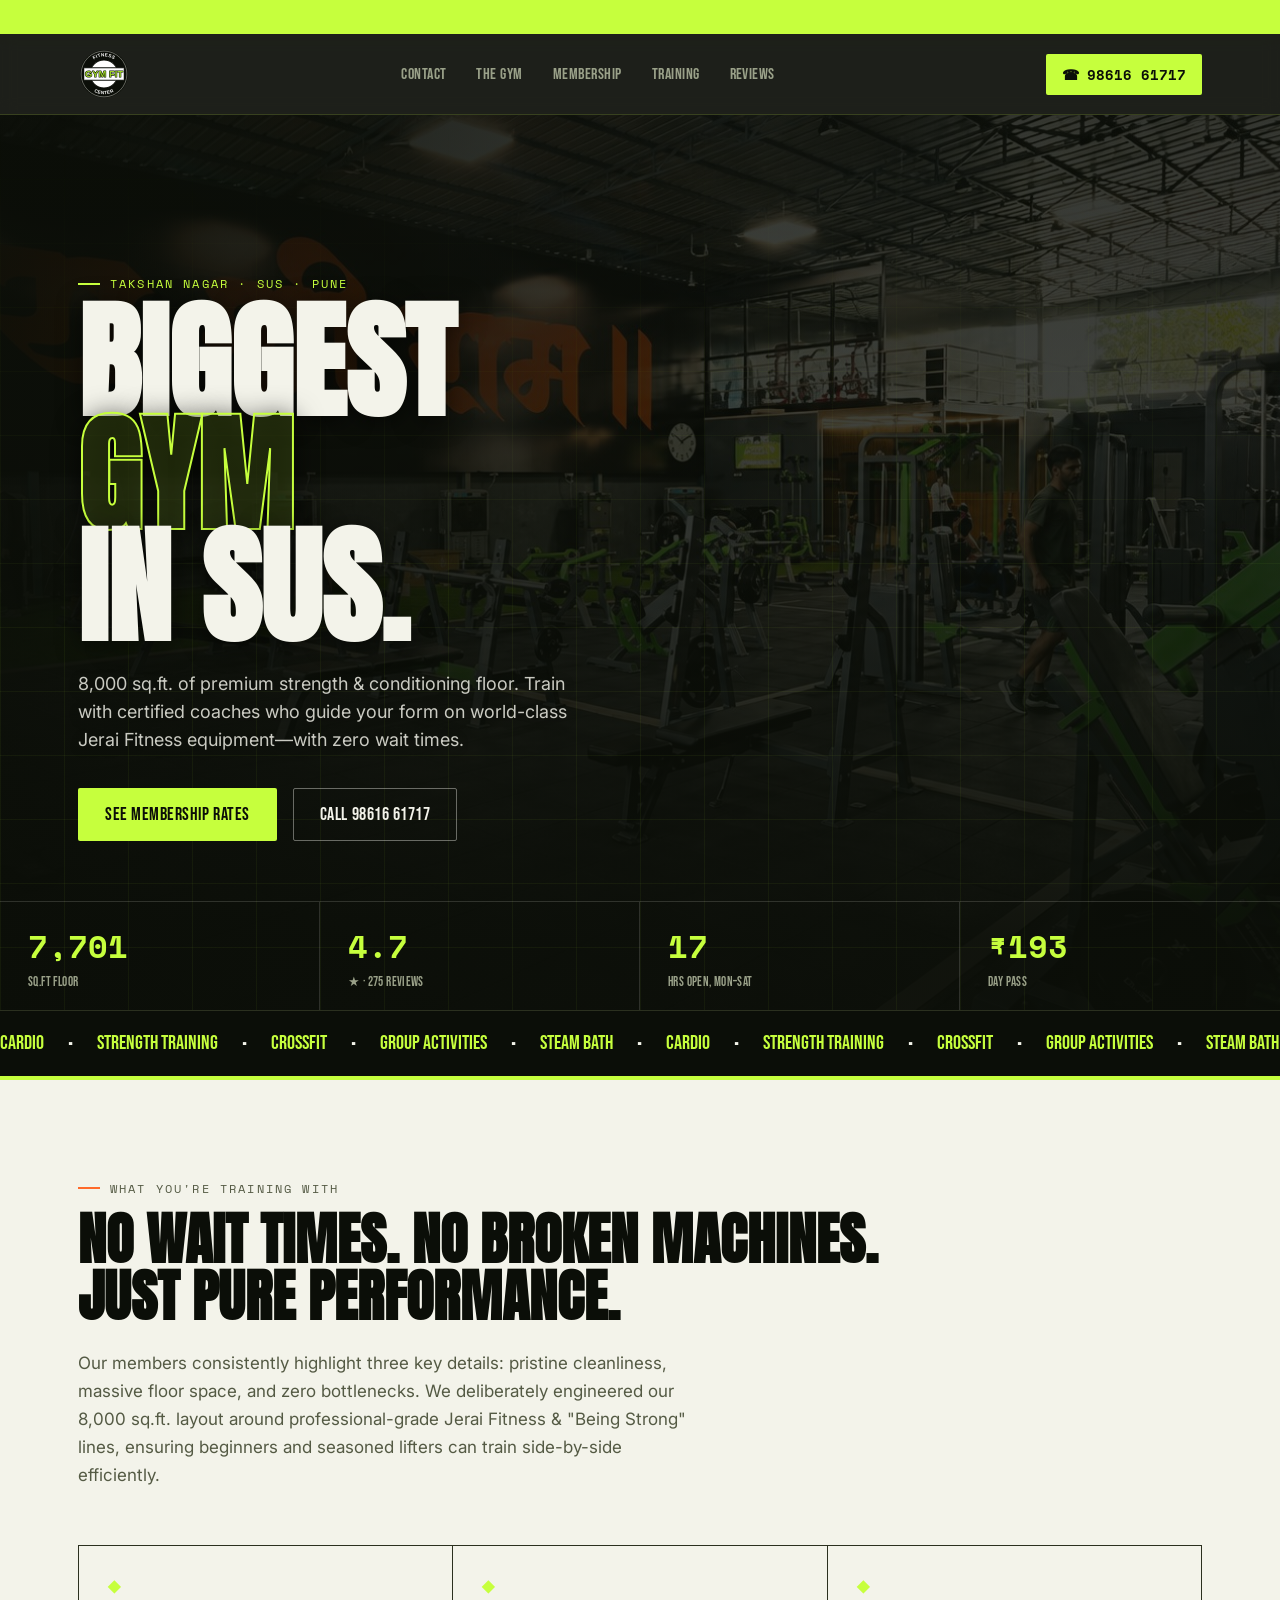
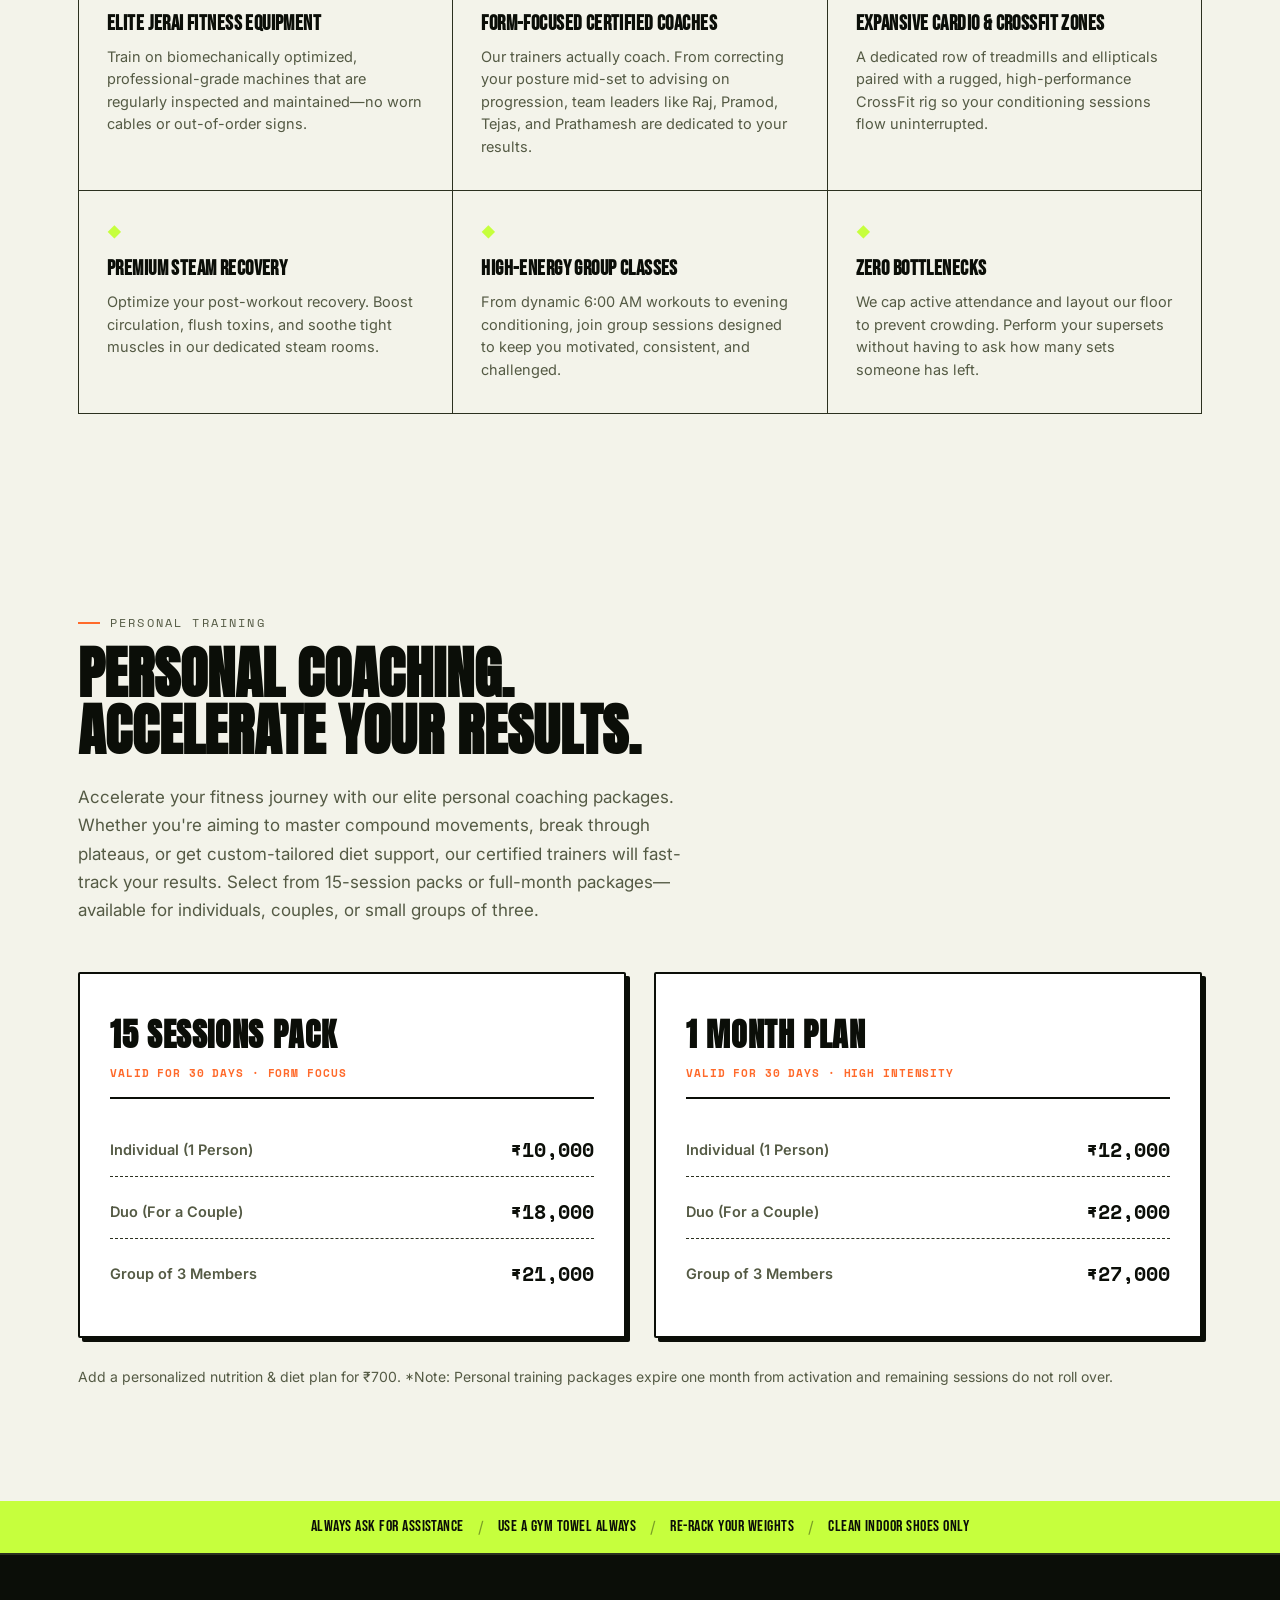
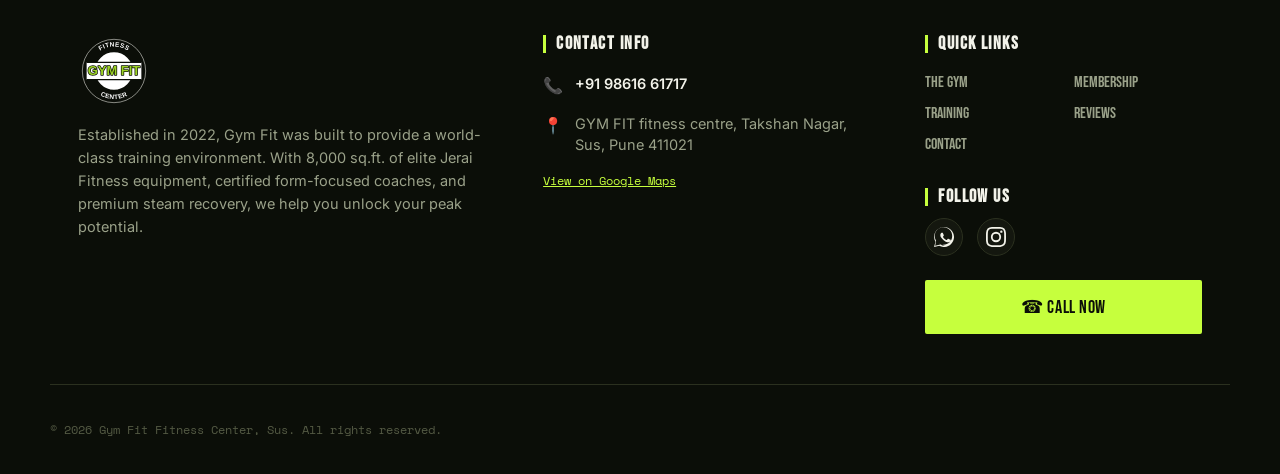
<file: index.html>
<!DOCTYPE html>
<html lang="en">
<head>
<meta charset="UTF-8">
<meta name="viewport" content="width=device-width, initial-scale=1.0">
<title>Gym Fit Fitness Center — Sus's Premier 8,000 Sq.Ft. Strength &amp; Conditioning Facility</title>
<meta name="description" content="Experience Sus's premier fitness destination. 8,000 sq.ft. of elite Jerai Fitness equipment, certified coaches, dedicated cardio &amp; CrossFit zones, and steam recovery.">
<link rel="preconnect" href="https://fonts.googleapis.com">
<link rel="preconnect" href="https://fonts.gstatic.com" crossorigin>
<link href="https://fonts.googleapis.com/css2?family=Anton&family=Bebas+Neue&family=Space+Mono:wght@400;700&family=Inter:wght@400;500;600;700;800&display=swap" rel="stylesheet">
<link rel="stylesheet" href="style.css">
</head>
<body>

<!-- ===== TOP TICKER ===== -->
<div class="ticker" aria-hidden="true">
  <div class="ticker__track">
    <span>MON–SAT 5:00 AM – 11:00 PM</span><span class="dot">●</span>
    <span>SUNDAY 9 AM–12 PM &amp; 5–8 PM</span><span class="dot">●</span>
    <span>4.9★ FROM 275 GOOGLE REVIEWS</span><span class="dot">●</span>
    <span>ONE DAY PASS ₹200</span><span class="dot">●</span>
    <span>MON–SAT 5:00 AM – 11:00 PM</span><span class="dot">●</span>
    <span>SUNDAY 9 AM–12 PM &amp; 5–8 PM</span><span class="dot">●</span>
    <span>4.9★ FROM 275 GOOGLE REVIEWS</span><span class="dot">●</span>
    <span>ONE DAY PASS ₹200</span><span class="dot">●</span>
  </div>
</div>

<!-- ===== NAV ===== -->
<header class="nav" id="nav">
  <div class="nav__inner">
    <a href="#top" class="nav__logo">
      <img src="assets/logo.svg" alt="Gym Fit Fitness Center" class="nav__logo-img">
    </a>
    <nav class="nav__links">
      <a href="contact.html">Contact</a>
      <a href="#about">The Gym</a>
      <a href="membership.html">Membership</a>
      <a href="#pt">Training</a>
      <a href="reviews.html">Reviews</a>
    </nav>
    <a href="tel:+919861661717" class="nav__cta">
      <span class="nav__cta-icon">☎</span> 98616 61717
    </a>
    <button class="nav__burger" id="burger" aria-label="Toggle menu"><span></span><span></span><span></span></button>
  </div>
  <div class="nav__mobile" id="navMobile">
    <a href="contact.html">Contact</a>
    <a href="#about">The Gym</a>
    <a href="membership.html">Membership</a>
    <a href="#pt">Training</a>
    <a href="reviews.html">Reviews</a>
    <a href="tel:+919861661717" class="nav__mobile-cta">☎ Call 98616 61717</a>
  </div>
</header>

<!-- ===== HERO ===== -->
<section class="hero" id="top">
  <div class="hero__bg">
    <img src="assets/gym-hero.jpg" alt="Inside Gym Fit Fitness Center, Sus — training floor with benches and machines" loading="eager">
    <div class="hero__scrim"></div>
    <div class="hero__tiles" aria-hidden="true"></div>
  </div>
  <div class="hero__content">
    <p class="eyebrow">TAKSHAN NAGAR · SUS · PUNE</p>
    <h1 class="hero__title">
      <span class="line">BIGGEST</span>
      <span class="line hero__title--outline">GYM</span>
      <span class="line">IN SUS.</span>
    </h1>
    <p class="hero__sub">8,000 sq.ft. of premium strength & conditioning floor. Train with certified coaches who guide your form on world-class Jerai Fitness equipment—with zero wait times.</p>
    <div class="hero__actions">
      <a href="#plans" class="btn btn--lime">See Membership Rates</a>
      <a href="tel:+919861661717" class="btn btn--ghost">Call 98616 61717</a>
    </div>
  </div>
  <div class="hero__stats">
    <div class="stat"><span class="stat__num" data-count="8000">0</span><span class="stat__label">sq.ft floor</span></div>
    <div class="stat"><span class="stat__num" data-count="4.9" data-decimal="1">0</span><span class="stat__label">★ · 275 reviews</span></div>
    <div class="stat"><span class="stat__num" data-count="18">0</span><span class="stat__label">hrs open, Mon–Sat</span></div>
    <div class="stat"><span class="stat__num" data-count="200" data-prefix="₹">0</span><span class="stat__label">day pass</span></div>
  </div>
</section>

<!-- ===== MARQUEE STRIP ===== -->
<div class="marquee" aria-hidden="true">
  <div class="marquee__track">
    <span>CARDIO</span><span>·</span><span>STRENGTH TRAINING</span><span>·</span><span>CROSSFIT</span><span>·</span><span>GROUP ACTIVITIES</span><span>·</span><span>STEAM BATH</span><span>·</span>
    <span>CARDIO</span><span>·</span><span>STRENGTH TRAINING</span><span>·</span><span>CROSSFIT</span><span>·</span><span>GROUP ACTIVITIES</span><span>·</span><span>STEAM BATH</span><span>·</span>
  </div>
</div>

<!-- ===== ABOUT / FEATURES ===== -->
<section class="section" id="about">
  <div class="wrap">
    <p class="eyebrow eyebrow--dark">WHAT YOU'RE TRAINING WITH</p>
    <h2 class="section__title">No Wait Times. No Broken Machines.<br>Just Pure Performance.</h2>
    <p class="section__lead">Our members consistently highlight three key details: pristine cleanliness, massive floor space, and zero bottlenecks. We deliberately engineered our 8,000 sq.ft. layout around professional-grade Jerai Fitness &amp; "Being Strong" lines, ensuring beginners and seasoned lifters can train side-by-side efficiently.</p>

    <div class="features">
      <div class="feature">
        <div class="feature__icon">◆</div>
        <h3>Elite Jerai Fitness Equipment</h3>
        <p>Train on biomechanically optimized, professional-grade machines that are regularly inspected and maintained—no worn cables or out-of-order signs.</p>
      </div>
      <div class="feature">
        <div class="feature__icon">◆</div>
        <h3>Form-Focused Certified Coaches</h3>
        <p>Our trainers actually coach. From correcting your posture mid-set to advising on progression, team leaders like Raj, Pramod, Tejas, and Prathamesh are dedicated to your results.</p>
      </div>
      <div class="feature">
        <div class="feature__icon">◆</div>
        <h3>Expansive Cardio &amp; CrossFit Zones</h3>
        <p>A dedicated row of treadmills and ellipticals paired with a rugged, high-performance CrossFit rig so your conditioning sessions flow uninterrupted.</p>
      </div>
      <div class="feature">
        <div class="feature__icon">◆</div>
        <h3>Premium Steam Recovery</h3>
        <p>Optimize your post-workout recovery. Boost circulation, flush toxins, and soothe tight muscles in our dedicated steam rooms.</p>
      </div>
      <div class="feature">
        <div class="feature__icon">◆</div>
        <h3>High-Energy Group Classes</h3>
        <p>From dynamic 6:00 AM workouts to evening conditioning, join group sessions designed to keep you motivated, consistent, and challenged.</p>
      </div>
      <div class="feature">
        <div class="feature__icon">◆</div>
        <h3>Zero Bottlenecks</h3>
        <p>We cap active attendance and layout our floor to prevent crowding. Perform your supersets without having to ask how many sets someone has left.</p>
      </div>
    </div>
  </div>
</section>



<!-- ===== PERSONAL TRAINING ===== -->
<section class="section" id="pt">
  <div class="wrap">
    <p class="eyebrow eyebrow--dark">PERSONAL TRAINING</p>
    <h2 class="section__title">Personal Coaching.<br>Accelerate Your Results.</h2>
    <p class="section__lead">Accelerate your fitness journey with our elite personal coaching packages. Whether you're aiming to master compound movements, break through plateaus, or get custom-tailored diet support, our certified trainers will fast-track your results. Select from 15-session packs or full-month packages—available for individuals, couples, or small groups of three.</p>

    <div class="pt-cards">
      <!-- 15 Sessions Card -->
      <div class="pt-card">
        <div class="pt-card__header">
          <h3 class="pt-card__title">15 Sessions Pack</h3>
          <p class="pt-card__subtitle">Valid for 30 Days · Form Focus</p>
        </div>
        <div class="pt-card__body">
          <div class="pt-card__row">
            <span class="pt-card__label">Individual (1 Person)</span>
            <span class="pt-card__price">₹10,000</span>
          </div>
          <div class="pt-card__row">
            <span class="pt-card__label">Duo (For a Couple)</span>
            <span class="pt-card__price">₹18,000</span>
          </div>
          <div class="pt-card__row">
            <span class="pt-card__label">Group of 3 Members</span>
            <span class="pt-card__price">₹21,000</span>
          </div>
        </div>
      </div>

      <!-- 1 Month Card -->
      <div class="pt-card">
        <div class="pt-card__header">
          <h3 class="pt-card__title">1 Month Plan</h3>
          <p class="pt-card__subtitle">Valid for 30 Days · High Intensity</p>
        </div>
        <div class="pt-card__body">
          <div class="pt-card__row">
            <span class="pt-card__label">Individual (1 Person)</span>
            <span class="pt-card__price">₹12,000</span>
          </div>
          <div class="pt-card__row">
            <span class="pt-card__label">Duo (For a Couple)</span>
            <span class="pt-card__price">₹22,000</span>
          </div>
          <div class="pt-card__row">
            <span class="pt-card__label">Group of 3 Members</span>
            <span class="pt-card__price">₹27,000</span>
          </div>
        </div>
      </div>
    </div>
    <p class="pt-note">Add a personalized nutrition &amp; diet plan for ₹700. *Note: Personal training packages expire one month from activation and remaining sessions do not roll over.</p>
  </div>
</section>



<!-- ===== RULES STRIP ===== -->
<section class="rules">
  <div class="wrap rules__wrap">
    <span>ALWAYS ASK FOR ASSISTANCE</span><span class="rules__sep">/</span>
    <span>USE A GYM TOWEL ALWAYS</span><span class="rules__sep">/</span>
    <span>RE-RACK YOUR WEIGHTS</span><span class="rules__sep">/</span>
    <span>CLEAN INDOOR SHOES ONLY</span>
  </div>
</section>



<!-- ===== FOOTER ===== -->
<footer class="footer">
  <div class="wrap footer__grid">
    <!-- Brand / About Column -->
    <div class="footer__col">
      <a href="#top" class="nav__logo">
        <img src="assets/logo.svg" alt="Gym Fit Fitness Center" class="nav__logo-img footer__logo-img">
      </a>
      <p class="footer__desc">Established in 2022, Gym Fit was built to provide a world-class training environment. With 8,000 sq.ft. of elite Jerai Fitness equipment, certified form-focused coaches, and premium steam recovery, we help you unlock your peak potential.</p>
    </div>

    <!-- Contact Info Column -->
    <div class="footer__col">
      <h4 class="footer__title">CONTACT INFO</h4>
      <ul class="footer__info-list">
        <li>
          <span class="info-icon">📞</span>
          <a href="tel:+919861661717">+91 98616 61717</a>
        </li>

        <li>
          <span class="info-icon">📍</span>
          <span>GYM FIT fitness centre, Takshan Nagar, Sus, Pune 411021</span>
        </li>
      </ul>
      <a href="https://maps.app.goo.gl/m9mQEQCvgjjjdWrN7" target="_blank" class="footer__maps-link">View on Google Maps</a>
    </div>

    <!-- Links & Socials Column -->
    <div class="footer__col">
      <h4 class="footer__title">QUICK LINKS</h4>
      <div class="footer__links-grid">
        <a href="#about">The Gym</a>
        <a href="membership.html">Membership</a>
        <a href="#pt">Training</a>
        <a href="reviews.html">Reviews</a>
        <a href="contact.html">Contact</a>
      </div>
      <div class="footer__socials-section">
        <h4 class="footer__title footer__title--sub">FOLLOW US</h4>
        <div class="footer__socials">
          <a href="https://wa.me/919861661717" target="_blank" aria-label="WhatsApp">
            <svg class="social-icon" viewBox="0 0 24 24" width="20" height="20"><path fill="currentColor" d="M.057 24l1.687-6.163c-1.041-1.804-1.588-3.849-1.587-5.946C.005 5.419 5.424.002 12.035.002c3.201.002 6.212 1.248 8.477 3.517 2.266 2.268 3.507 5.28 3.505 8.484-.004 6.618-5.425 12.03-12.038 12.03-1.993-.001-3.956-.5-5.699-1.448L0 24zm5.87-4.148c1.559.925 3.478 1.417 5.436 1.418 5.768 0 10.463-4.69 10.467-10.46.002-2.796-1.085-5.424-3.06-7.403C16.79 1.428 14.168.337 11.374.337c-5.772 0-10.468 4.693-10.472 10.464-.001 2.051.539 4.058 1.564 5.816L1.443 22.56l6.05-1.588c1.782.973 3.782 1.484 5.811 1.485zm4.843-12.444c-.23-.51-.472-.52-.69-.53-.178-.008-.38-.008-.583-.008-.204 0-.534.077-.813.383-.28.307-1.07 1.047-1.07 2.553 0 1.506 1.094 2.96 1.246 3.164.153.204 2.153 3.286 5.217 4.61.729.314 1.298.502 1.742.643.733.233 1.401.2 1.928.121.588-.087 1.81-.74 2.065-1.455.255-.715.255-1.328.179-1.455-.077-.127-.28-.204-.587-.358-.306-.153-1.81-.893-2.091-.995-.28-.102-.485-.153-.69.153-.204.306-.79.995-.97 1.2-.18.204-.359.23-.665.077-.306-.153-1.293-.476-2.463-1.52-.91-.81-1.523-1.81-1.702-2.116-.178-.306-.019-.471.134-.623.137-.137.306-.358.459-.536.153-.179.204-.306.306-.51.102-.204.051-.383-.025-.536-.077-.153-.69-1.66-.945-2.28z"/></svg>
          </a>
          <a href="https://www.instagram.com/gymfit_fitness_center/?hl=en" target="_blank" aria-label="Instagram">
            <svg class="social-icon" viewBox="0 0 24 24" width="20" height="20"><path fill="currentColor" d="M12 2.163c3.204 0 3.584.012 4.85.07 3.252.148 4.771 1.691 4.919 4.919.058 1.265.069 1.645.069 4.849 0 3.205-.012 3.584-.069 4.849-.149 3.225-1.664 4.771-4.919 4.919-1.266.058-1.644.07-4.85.07-3.204 0-3.584-.012-4.849-.07-3.26-.149-4.771-1.699-4.919-4.92-.058-1.265-.07-1.644-.07-4.849 0-3.204.013-3.583.07-4.849.149-3.227 1.664-4.771 4.919-4.919 1.266-.057 1.645-.069 4.849-.069zM12 0C8.741 0 8.333.014 7.053.072 2.695.272.273 2.69.073 7.051C.014 8.333 0 8.741 0 12c0 3.259.014 3.668.072 4.948.2 4.358 2.618 6.78 6.98 6.98 1.281.058 1.689.072 4.948.072 3.259 0 3.668-.014 4.948-.072 4.354-.2 6.782-2.618 6.979-6.98.059-1.28.073-1.689.073-4.948 0-3.259-.014-3.667-.072-4.947-.196-4.354-2.617-6.78-6.979-6.98C15.668.014 15.259 0 12 0zm0 5.838a6.162 6.162 0 1 0 0 12.324 6.162 6.162 0 0 0 0-12.324zM12 16a4 4 0 1 1 0-8 4 4 0 0 1 0 8zm6.406-11.845a1.44 1.44 0 1 0 0 2.881 1.44 1.44 0 0 0 0-2.881z"/></svg>
          </a>
        </div>
      </div>
      <div class="footer__cta-section">
        <a href="tel:+919861661717" class="btn btn--lime btn--block">☎ Call Now</a>
      </div>
    </div>
  </div>
  <div class="wrap footer__bottom">
    <p>© <span id="year"></span> Gym Fit Fitness Center, Sus. All rights reserved.</p>
  </div>
</footer>

<script src="script.js"></script>
</body>
</html>
</file>
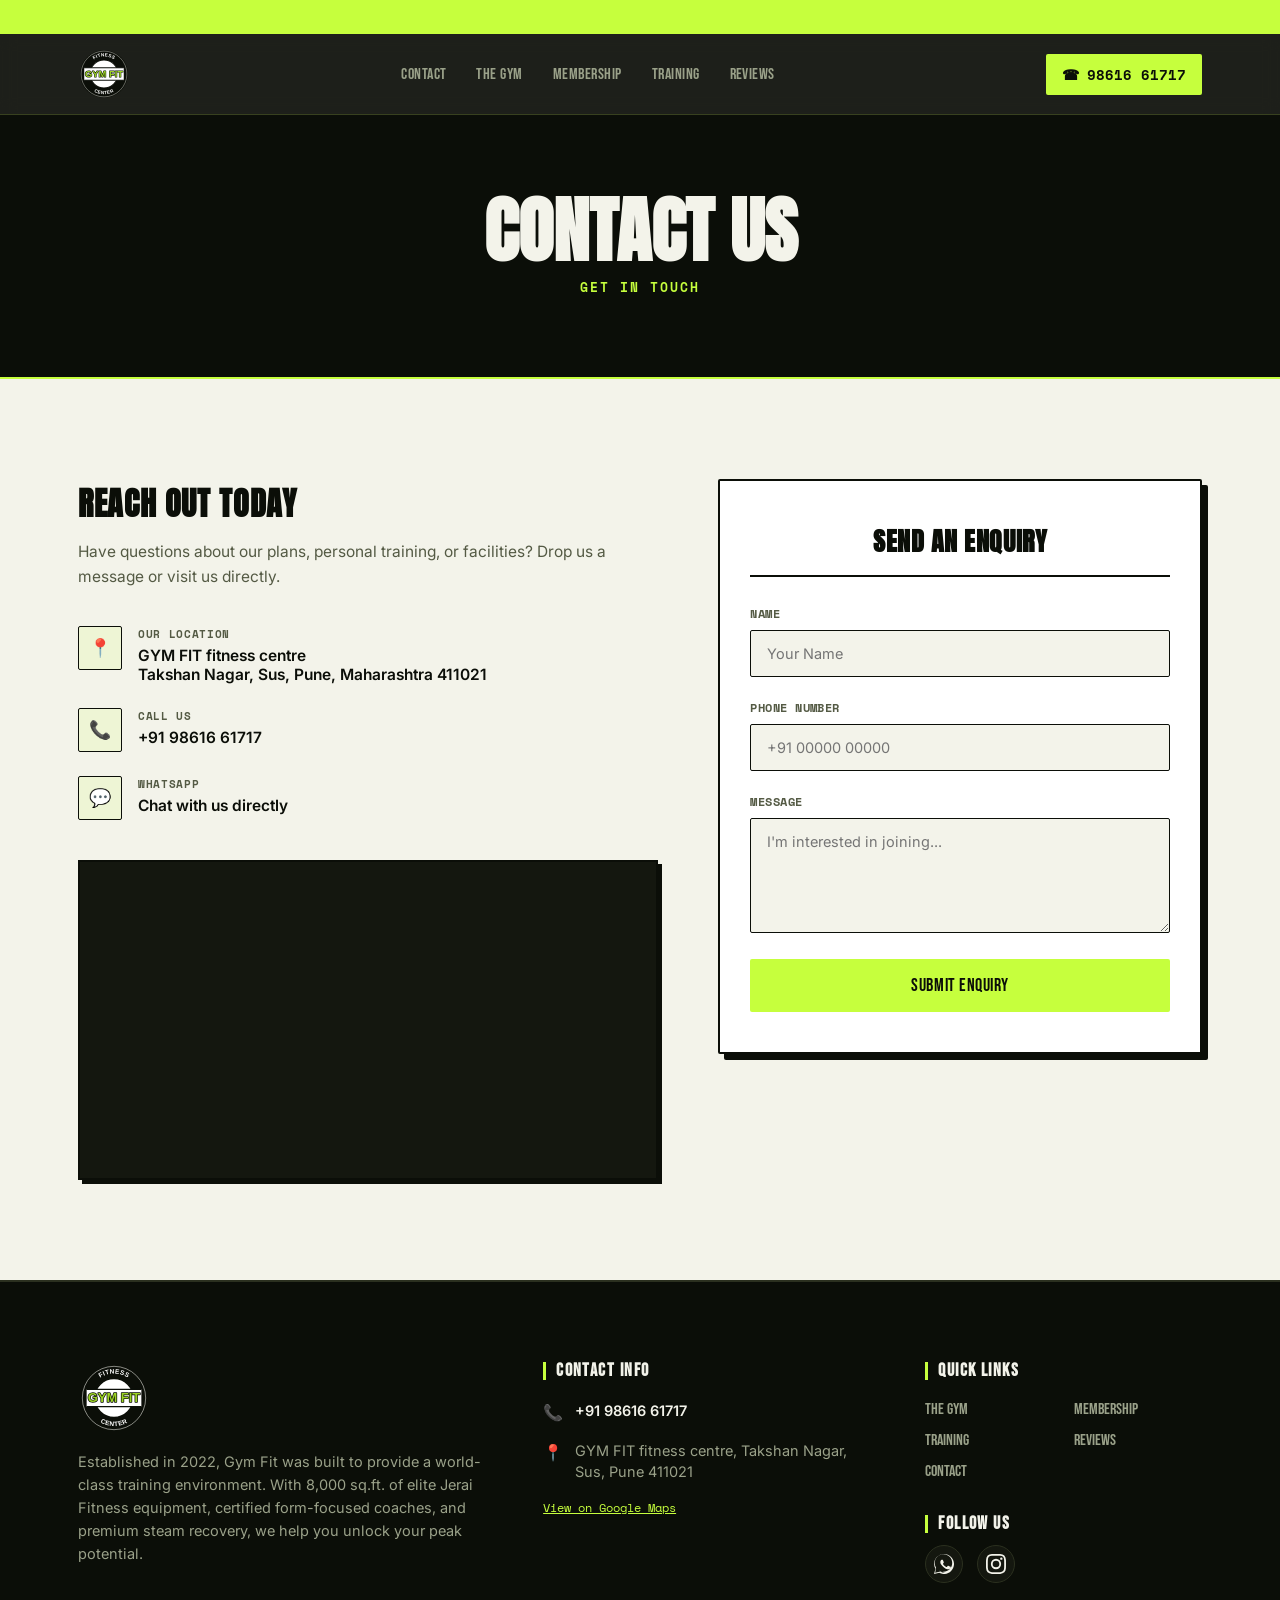
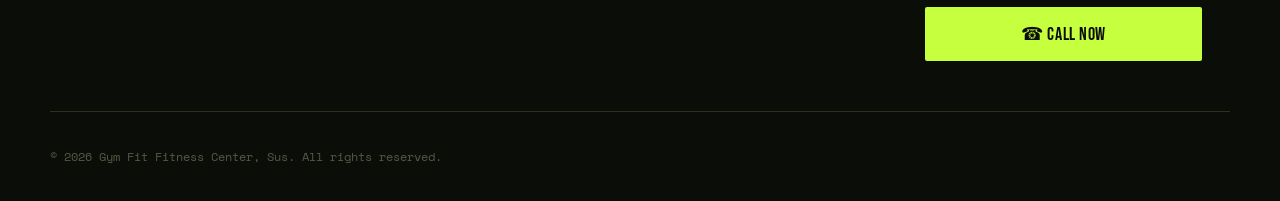
<file: contact.html>
<!DOCTYPE html>
<html lang="en">
<head>
<meta charset="UTF-8">
<meta name="viewport" content="width=device-width, initial-scale=1.0">
<title>Contact Us — Gym Fit Fitness Center, Sus, Pune</title>
<meta name="description" content="Get in touch with Gym Fit Fitness Center in Sus, Pune. Send an enquiry about memberships, personal training, or facilities.">
<link rel="preconnect" href="https://fonts.googleapis.com">
<link rel="preconnect" href="https://fonts.gstatic.com" crossorigin>
<link href="https://fonts.googleapis.com/css2?family=Anton&family=Bebas+Neue&family=Space+Mono:wght@400;700&family=Inter:wght@400;500;600;700;800&display=swap" rel="stylesheet">
<link rel="stylesheet" href="style.css">
</head>
<body>

<!-- ===== TOP TICKER ===== -->
<div class="ticker" aria-hidden="true">
  <div class="ticker__track">
    <span>MON–SAT 5:00 AM – 11:00 PM</span><span class="dot">●</span>
    <span>SUNDAY 9 AM–12 PM &amp; 5–8 PM</span><span class="dot">●</span>
    <span>4.9★ FROM 275 GOOGLE REVIEWS</span><span class="dot">●</span>
    <span>ONE DAY PASS ₹200</span><span class="dot">●</span>
    <span>MON–SAT 5:00 AM – 11:00 PM</span><span class="dot">●</span>
    <span>SUNDAY 9 AM–12 PM &amp; 5–8 PM</span><span class="dot">●</span>
    <span>4.9★ FROM 275 GOOGLE REVIEWS</span><span class="dot">●</span>
    <span>ONE DAY PASS ₹200</span><span class="dot">●</span>
  </div>
</div>

<!-- ===== NAV ===== -->
<header class="nav" id="nav">
  <div class="nav__inner">
    <a href="index.html#top" class="nav__logo">
      <img src="assets/logo.svg" alt="Gym Fit Fitness Center" class="nav__logo-img">
    </a>
    <nav class="nav__links">
      <a href="contact.html">Contact</a>
      <a href="index.html#about">The Gym</a>
      <a href="index.html#plans">Membership</a>
      <a href="index.html#pt">Training</a>
      <a href="index.html#reviews">Reviews</a>
    </nav>
    <a href="tel:+919861661717" class="nav__cta">
      <span class="nav__cta-icon">☎</span> 98616 61717
    </a>
    <button class="nav__burger" id="burger" aria-label="Toggle menu"><span></span><span></span><span></span></button>
  </div>
  <div class="nav__mobile" id="navMobile">
    <a href="contact.html">Contact</a>
    <a href="index.html#about">The Gym</a>
    <a href="index.html#plans">Membership</a>
    <a href="index.html#pt">Training</a>
    <a href="index.html#reviews">Reviews</a>
    <a href="tel:+919861661717" class="nav__mobile-cta">☎ Call 98616 61717</a>
  </div>
</header>

<!-- ===== CONTACT HEADER BANNER ===== -->
<div class="contact-header">
  <div class="wrap">
    <h1 class="contact-header__title">CONTACT US</h1>
    <p class="contact-header__subtitle">GET IN TOUCH</p>
  </div>
</div>

<!-- ===== CONTACT & INQUIRY SECTION ===== -->
<section class="section contact-section" id="contact">
  <div class="wrap contact__grid">
    <!-- Left Column: Reach Out Today -->
    <div class="contact__info">
      <h2 class="contact__title">REACH OUT TODAY</h2>
      <p class="contact__text">Have questions about our plans, personal training, or facilities? Drop us a message or visit us directly.</p>
      
      <div class="contact-details">
        <div class="contact-detail">
          <div class="contact-detail__icon">📍</div>
          <div class="contact-detail__content">
            <h4>OUR LOCATION</h4>
            <p><a href="https://maps.app.goo.gl/m9mQEQCvgjjjdWrN7" target="_blank">GYM FIT fitness centre<br>Takshan Nagar, Sus, Pune, Maharashtra 411021</a></p>
          </div>
        </div>
        <div class="contact-detail">
          <div class="contact-detail__icon">📞</div>
          <div class="contact-detail__content">
            <h4>CALL US</h4>
            <p><a href="tel:+919861661717">+91 98616 61717</a></p>
          </div>
        </div>
        <div class="contact-detail">
          <div class="contact-detail__icon">💬</div>
          <div class="contact-detail__content">
            <h4>WHATSAPP</h4>
            <p><a href="https://wa.me/919861661717" target="_blank">Chat with us directly</a></p>
          </div>
        </div>

      </div>

      <div class="contact__map">
        <iframe
          title="Gym Fit Fitness Center location map"
          src="https://www.google.com/maps/embed?pb=!1m18!1m12!1m3!1d2034.0533444607636!2d73.74802892728061!3d18.553618147442826!2m3!1f0!2f0!3f0!3m2!1i1024!2i768!4f13.1!3m3!1m2!1s0x3bc2bea7b61fec89%3A0x64ba6c7f30000000!2sGYM%20FIT%20fitness%20centre!5e1!3m2!1sen!2sin!4v1783773666016!5m2!1sen!2sin"
          loading="lazy"
          referrerpolicy="strict-origin-when-cross-origin"
          style="border:0;"
          allowfullscreen=""></iframe>
      </div>
    </div>

    <!-- Right Column: Enquiry Form -->
    <div class="contact__form-container">
      <div class="enquiry-card">
        <h3 class="enquiry-card__title">SEND AN ENQUIRY</h3>
        <form id="enquiryForm" class="enquiry-form">
          <div class="form-group">
            <label for="enquiryName">Name</label>
            <input type="text" id="enquiryName" placeholder="Your Name" required>
          </div>
          <div class="form-group">
            <label for="enquiryPhone">Phone Number</label>
            <input type="tel" id="enquiryPhone" placeholder="+91 00000 00000" required>
          </div>
          <div class="form-group">
            <label for="enquiryMessage">Message</label>
            <textarea id="enquiryMessage" rows="5" placeholder="I'm interested in joining..." required></textarea>
          </div>
          <button type="submit" class="btn btn--lime btn--block">SUBMIT ENQUIRY</button>
        </form>
        <div id="enquirySuccess" class="enquiry-success" style="display: none;">
          <div class="success-icon">✓</div>
          <h4>Thank You!</h4>
          <p>Your enquiry has been received. Our team will contact you shortly.</p>
        </div>
      </div>
    </div>
  </div>
</section>

<!-- ===== FOOTER ===== -->
<footer class="footer">
  <div class="wrap footer__grid">
    <!-- Brand / About Column -->
    <div class="footer__col">
      <a href="index.html#top" class="nav__logo">
        <img src="assets/logo.svg" alt="Gym Fit Fitness Center" class="nav__logo-img footer__logo-img">
      </a>
      <p class="footer__desc">Established in 2022, Gym Fit was built to provide a world-class training environment. With 8,000 sq.ft. of elite Jerai Fitness equipment, certified form-focused coaches, and premium steam recovery, we help you unlock your peak potential.</p>
    </div>

    <!-- Contact Info Column -->
    <div class="footer__col">
      <h4 class="footer__title">CONTACT INFO</h4>
      <ul class="footer__info-list">
        <li>
          <span class="info-icon">📞</span>
          <a href="tel:+919861661717">+91 98616 61717</a>
        </li>

        <li>
          <span class="info-icon">📍</span>
          <span>GYM FIT fitness centre, Takshan Nagar, Sus, Pune 411021</span>
        </li>
      </ul>
      <a href="https://maps.app.goo.gl/m9mQEQCvgjjjdWrN7" target="_blank" class="footer__maps-link">View on Google Maps</a>
    </div>

    <!-- Links & Socials Column -->
    <div class="footer__col">
      <h4 class="footer__title">QUICK LINKS</h4>
      <div class="footer__links-grid">
        <a href="index.html#about">The Gym</a>
        <a href="membership.html">Membership</a>
        <a href="index.html#pt">Training</a>
        <a href="reviews.html">Reviews</a>
        <a href="contact.html">Contact</a>
      </div>
      <div class="footer__socials-section">
        <h4 class="footer__title footer__title--sub">FOLLOW US</h4>
        <div class="footer__socials">
          <a href="https://wa.me/919861661717" target="_blank" aria-label="WhatsApp">
            <svg class="social-icon" viewBox="0 0 24 24" width="20" height="20"><path fill="currentColor" d="M.057 24l1.687-6.163c-1.041-1.804-1.588-3.849-1.587-5.946C.005 5.419 5.424.002 12.035.002c3.201.002 6.212 1.248 8.477 3.517 2.266 2.268 3.507 5.28 3.505 8.484-.004 6.618-5.425 12.03-12.038 12.03-1.993-.001-3.956-.5-5.699-1.448L0 24zm5.87-4.148c1.559.925 3.478 1.417 5.436 1.418 5.768 0 10.463-4.69 10.467-10.46.002-2.796-1.085-5.424-3.06-7.403C16.79 1.428 14.168.337 11.374.337c-5.772 0-10.468 4.693-10.472 10.464-.001 2.051.539 4.058 1.564 5.816L1.443 22.56l6.05-1.588c1.782.973 3.782 1.484 5.811 1.485zm4.843-12.444c-.23-.51-.472-.52-.69-.53-.178-.008-.38-.008-.583-.008-.204 0-.534.077-.813.383-.28.307-1.07 1.047-1.07 2.553 0 1.506 1.094 2.96 1.246 3.164.153.204 2.153 3.286 5.217 4.61.729.314 1.298.502 1.742.643.733.233 1.401.2 1.928.121.588-.087 1.81-.74 2.065-1.455.255-.715.255-1.328.179-1.455-.077-.127-.28-.204-.587-.358-.306-.153-1.81-.893-2.091-.995-.28-.102-.485-.153-.69.153-.204.306-.79.995-.97 1.2-.18.204-.359.23-.665.077-.306-.153-1.293-.476-2.463-1.52-.91-.81-1.523-1.81-1.702-2.116-.178-.306-.019-.471.134-.623.137-.137.306-.358.459-.536.153-.179.204-.306.306-.51.102-.204.051-.383-.025-.536-.077-.153-.69-1.66-.945-2.28z"/></svg>
          </a>
          <a href="https://www.instagram.com/gymfit_fitness_center/?hl=en" target="_blank" aria-label="Instagram">
            <svg class="social-icon" viewBox="0 0 24 24" width="20" height="20"><path fill="currentColor" d="M12 2.163c3.204 0 3.584.012 4.85.07 3.252.148 4.771 1.691 4.919 4.919.058 1.265.069 1.645.069 4.849 0 3.205-.012 3.584-.069 4.849-.149 3.225-1.664 4.771-4.919 4.919-1.266.058-1.644.07-4.85.07-3.204 0-3.584-.012-4.849-.07-3.26-.149-4.771-1.699-4.919-4.92-.058-1.265-.07-1.644-.07-4.849 0-3.204.013-3.583.07-4.849.149-3.227 1.664-4.771 4.919-4.919 1.266-.057 1.645-.069 4.849-.069zM12 0C8.741 0 8.333.014 7.053.072 2.695.272.273 2.69.073 7.051C.014 8.333 0 8.741 0 12c0 3.259.014 3.668.072 4.948.2 4.358 2.618 6.78 6.98 6.98 1.281.058 1.689.072 4.948.072 3.259 0 3.668-.014 4.948-.072 4.354-.2 6.782-2.618 6.979-6.98.059-1.28.073-1.689.073-4.948 0-3.259-.014-3.667-.072-4.947-.196-4.354-2.617-6.78-6.979-6.98C15.668.014 15.259 0 12 0zm0 5.838a6.162 6.162 0 1 0 0 12.324 6.162 6.162 0 0 0 0-12.324zM12 16a4 4 0 1 1 0-8 4 4 0 0 1 0 8zm6.406-11.845a1.44 1.44 0 1 0 0 2.881 1.44 1.44 0 0 0 0-2.881z"/></svg>
          </a>
        </div>
      </div>
      <div class="footer__cta-section">
        <a href="tel:+919861661717" class="btn btn--lime btn--block">☎ Call Now</a>
      </div>
    </div>
  </div>
  <div class="wrap footer__bottom">
    <p>© <span id="year"></span> Gym Fit Fitness Center, Sus. All rights reserved.</p>
  </div>
</footer>

<script src="script.js"></script>
</body>
</html>
</file>
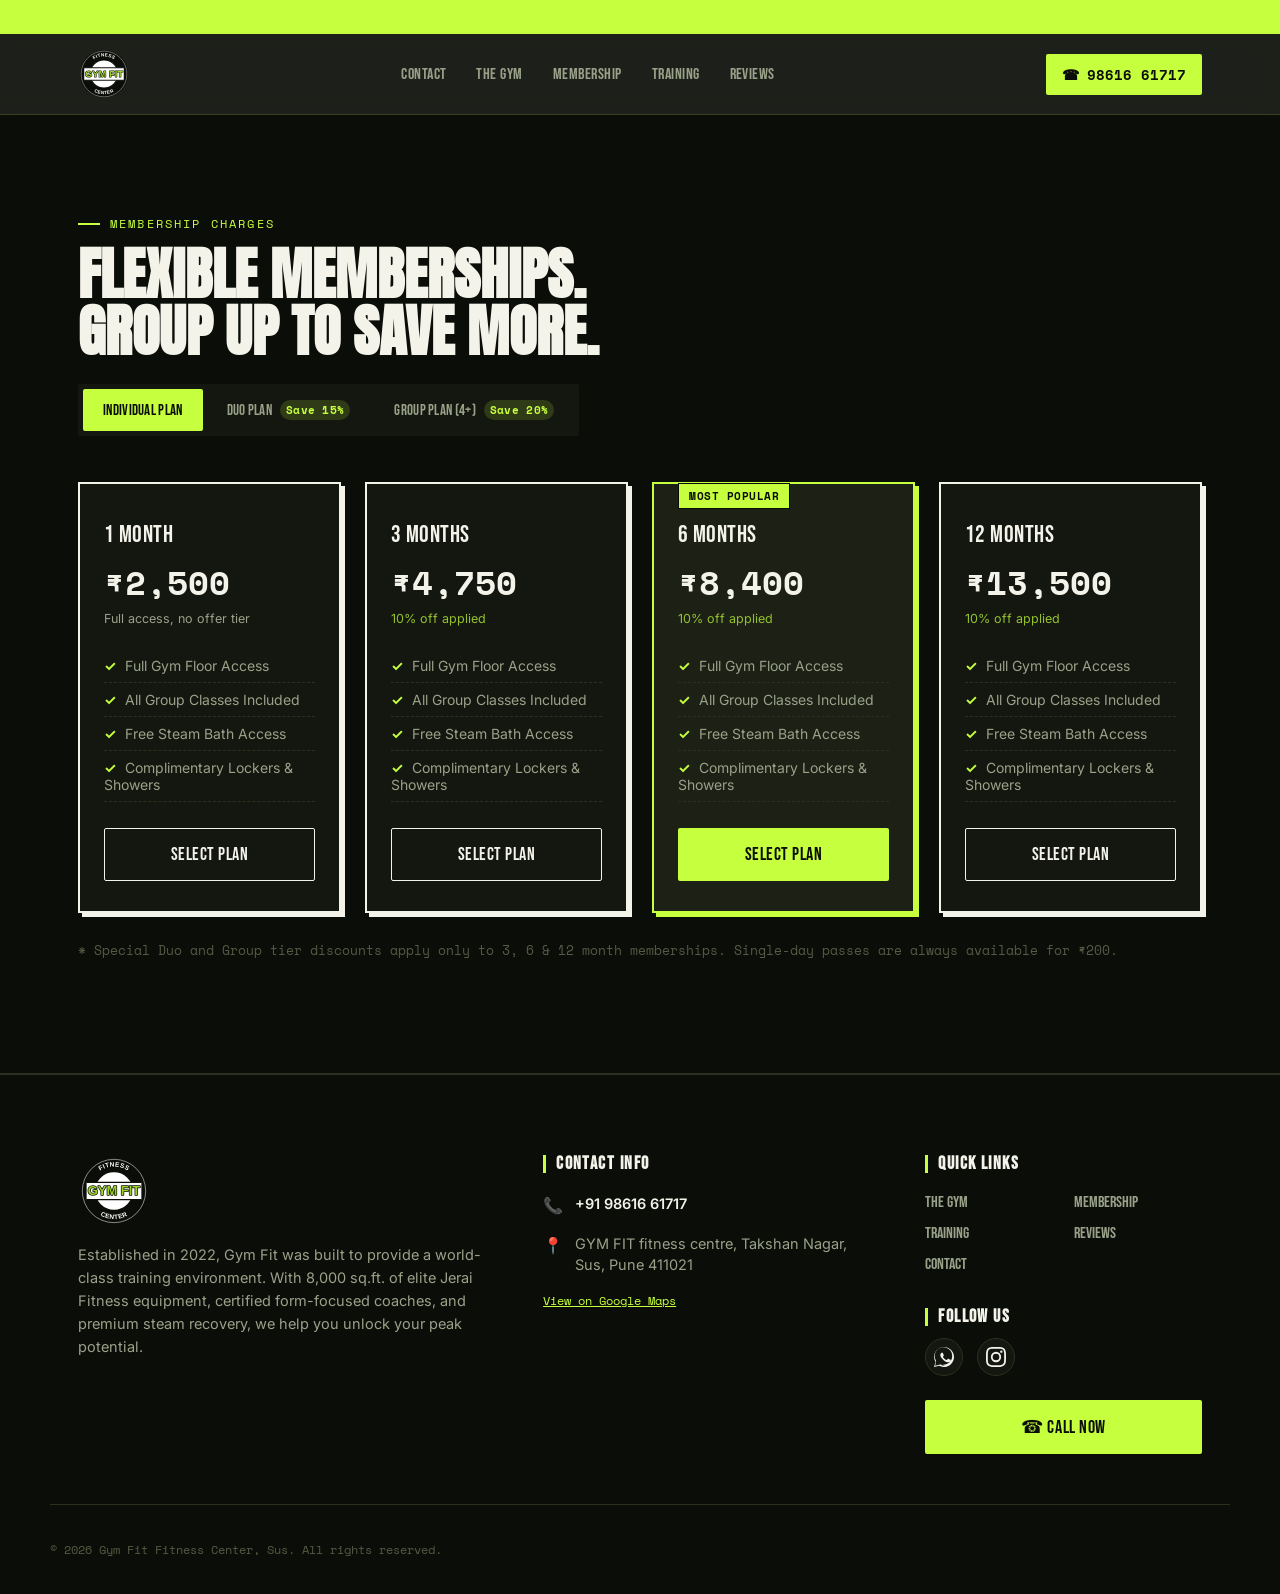
<file: membership.html>
<!DOCTYPE html>
<html lang="en">
<head>
<meta charset="UTF-8">
<meta name="viewport" content="width=device-width, initial-scale=1.0">
<title>Membership Plans — Gym Fit Fitness Center, Sus, Pune</title>
<meta name="description" content="View membership plans and pricing packages for Gym Fit Fitness Center in Sus, Pune. Choose from individual, duo, or group rates.">
<link rel="preconnect" href="https://fonts.googleapis.com">
<link rel="preconnect" href="https://fonts.gstatic.com" crossorigin>
<link href="https://fonts.googleapis.com/css2?family=Anton&family=Bebas+Neue&family=Space+Mono:wght@400;700&family=Inter:wght@400;500;600;700;800&display=swap" rel="stylesheet">
<link rel="stylesheet" href="style.css">
</head>
<body>

<!-- ===== TOP TICKER ===== -->
<div class="ticker" aria-hidden="true">
  <div class="ticker__track">
    <span>MON–SAT 5:00 AM – 11:00 PM</span><span class="dot">●</span>
    <span>SUNDAY 9 AM–12 PM &amp; 5–8 PM</span><span class="dot">●</span>
    <span>4.9★ FROM 275 GOOGLE REVIEWS</span><span class="dot">●</span>
    <span>ONE DAY PASS ₹200</span><span class="dot">●</span>
    <span>MON–SAT 5:00 AM – 11:00 PM</span><span class="dot">●</span>
    <span>SUNDAY 9 AM–12 PM &amp; 5–8 PM</span><span class="dot">●</span>
    <span>4.9★ FROM 275 GOOGLE REVIEWS</span><span class="dot">●</span>
    <span>ONE DAY PASS ₹200</span><span class="dot">●</span>
  </div>
</div>

<!-- ===== NAV ===== -->
<header class="nav" id="nav">
  <div class="nav__inner">
    <a href="index.html#top" class="nav__logo">
      <img src="assets/logo.svg" alt="Gym Fit Fitness Center" class="nav__logo-img">
    </a>
    <nav class="nav__links">
      <a href="contact.html">Contact</a>
      <a href="index.html#about">The Gym</a>
      <a href="membership.html">Membership</a>
      <a href="index.html#pt">Training</a>
      <a href="reviews.html">Reviews</a>
    </nav>
    <a href="tel:+919861661717" class="nav__cta">
      <span class="nav__cta-icon">☎</span> 98616 61717
    </a>
    <button class="nav__burger" id="burger" aria-label="Toggle menu"><span></span><span></span><span></span></button>
  </div>
  <div class="nav__mobile" id="navMobile">
    <a href="contact.html">Contact</a>
    <a href="index.html#about">The Gym</a>
    <a href="membership.html">Membership</a>
    <a href="index.html#pt">Training</a>
    <a href="reviews.html">Reviews</a>
    <a href="tel:+919861661717" class="nav__mobile-cta">☎ Call 98616 61717</a>
  </div>
</header>

<!-- ===== MEMBERSHIP PLANS ===== -->
<section class="section section--dark" style="min-height: 80vh;" id="plans">
  <div class="wrap">
    <p class="eyebrow">MEMBERSHIP CHARGES</p>
    <h2 class="section__title section__title--light">Flexible Memberships.<br>Group Up to Save More.</h2>

    <div class="plan-toggle" role="tablist" aria-label="Choose group size">
      <button class="plan-toggle__btn is-active" data-group="single" role="tab" aria-selected="true">Individual Plan</button>
      <button class="plan-toggle__btn" data-group="duo" role="tab" aria-selected="false">Duo Plan <span class="save">Save 15%</span></button>
      <button class="plan-toggle__btn" data-group="group" role="tab" aria-selected="false">Group Plan (4+) <span class="save">Save 20%</span></button>
    </div>

    <div class="plans" id="plansGrid">
      <!-- 1 month -->
      <div class="plan-card" data-plan="1">
        <p class="plan-card__len">1 Month</p>
        <p class="plan-card__price"><span class="price-value">₹2,500</span></p>
        <p class="plan-card__note">Full access, no offer tier</p>
        <ul class="plan-card__list">
          <li>Full Gym Floor Access</li><li>All Group Classes Included</li><li>Free Steam Bath Access</li><li>Complimentary Lockers &amp; Showers</li>
        </ul>
        <a href="contact.html" class="btn btn--outline btn--block plan-select-btn" data-plan="1 Month">Select Plan</a>
      </div>
      <!-- 3 months -->
      <div class="plan-card" data-plan="3">
        <p class="plan-card__len">3 Months</p>
        <p class="plan-card__price"><span class="price-value" data-single="4750" data-duo="4500" data-group="4250">₹4,750</span></p>
        <p class="plan-card__note plan-card__note--offer">10% off applied</p>
        <ul class="plan-card__list">
          <li>Full Gym Floor Access</li><li>All Group Classes Included</li><li>Free Steam Bath Access</li><li>Complimentary Lockers &amp; Showers</li>
        </ul>
        <a href="contact.html" class="btn btn--outline btn--block plan-select-btn" data-plan="3 Months">Select Plan</a>
      </div>
      <!-- 6 months -->
      <div class="plan-card plan-card--popular" data-plan="6">
        <p class="plan-card__badge">Most popular</p>
        <p class="plan-card__len">6 Months</p>
        <p class="plan-card__price"><span class="price-value" data-single="8400" data-duo="8000" data-group="7500">₹8,400</span></p>
        <p class="plan-card__note plan-card__note--offer">10% off applied</p>
        <ul class="plan-card__list">
          <li>Full Gym Floor Access</li><li>All Group Classes Included</li><li>Free Steam Bath Access</li><li>Complimentary Lockers &amp; Showers</li>
        </ul>
        <a href="contact.html" class="btn btn--lime btn--block plan-select-btn" data-plan="6 Months">Select Plan</a>
      </div>
      <!-- 12 months -->
      <div class="plan-card" data-plan="12">
        <p class="plan-card__len">12 Months</p>
        <p class="plan-card__price"><span class="price-value" data-single="13500" data-duo="12750" data-group="12000">₹13,500</span></p>
        <p class="plan-card__note plan-card__note--offer">10% off applied</p>
        <ul class="plan-card__list">
          <li>Full Gym Floor Access</li><li>All Group Classes Included</li><li>Free Steam Bath Access</li><li>Complimentary Lockers &amp; Showers</li>
        </ul>
        <a href="contact.html" class="btn btn--outline btn--block plan-select-btn" data-plan="12 Months">Select Plan</a>
      </div>
    </div>
    <p class="plans__footnote">* Special Duo and Group tier discounts apply only to 3, 6 &amp; 12 month memberships. Single-day passes are always available for ₹200.</p>
  </div>
</section>

<!-- ===== FOOTER ===== -->
<footer class="footer">
  <div class="wrap footer__grid">
    <!-- Brand / About Column -->
    <div class="footer__col">
      <a href="index.html#top" class="nav__logo">
        <img src="assets/logo.svg" alt="Gym Fit Fitness Center" class="nav__logo-img footer__logo-img">
      </a>
      <p class="footer__desc">Established in 2022, Gym Fit was built to provide a world-class training environment. With 8,000 sq.ft. of elite Jerai Fitness equipment, certified form-focused coaches, and premium steam recovery, we help you unlock your peak potential.</p>
    </div>

    <!-- Contact Info Column -->
    <div class="footer__col">
      <h4 class="footer__title">CONTACT INFO</h4>
      <ul class="footer__info-list">
        <li>
          <span class="info-icon">📞</span>
          <a href="tel:+919861661717">+91 98616 61717</a>
        </li>

        <li>
          <span class="info-icon">📍</span>
          <span>GYM FIT fitness centre, Takshan Nagar, Sus, Pune 411021</span>
        </li>
      </ul>
      <a href="https://maps.app.goo.gl/m9mQEQCvgjjjdWrN7" target="_blank" class="footer__maps-link">View on Google Maps</a>
    </div>

    <!-- Links & Socials Column -->
    <div class="footer__col">
      <h4 class="footer__title">QUICK LINKS</h4>
      <div class="footer__links-grid">
        <a href="index.html#about">The Gym</a>
        <a href="membership.html">Membership</a>
        <a href="index.html#pt">Training</a>
        <a href="reviews.html">Reviews</a>
        <a href="contact.html">Contact</a>
      </div>
      <div class="footer__socials-section">
        <h4 class="footer__title footer__title--sub">FOLLOW US</h4>
        <div class="footer__socials">
          <a href="https://wa.me/919861661717" target="_blank" aria-label="WhatsApp">
            <svg class="social-icon" viewBox="0 0 24 24" width="20" height="20"><path fill="currentColor" d="M.057 24l1.687-6.163c-1.041-1.804-1.588-3.849-1.587-5.946C.005 5.419 5.424.002 12.035.002c3.201.002 6.212 1.248 8.477 3.517 2.266 2.268 3.507 5.28 3.505 8.484-.004 6.618-5.425 12.03-12.038 12.03-1.993-.001-3.956-.5-5.699-1.448L0 24zm5.87-4.148c1.559.925 3.478 1.417 5.436 1.418 5.768 0 10.463-4.69 10.467-10.46.002-2.796-1.085-5.424-3.06-7.403C16.79 1.428 14.168.337 11.374.337c-5.772 0-10.468 4.693-10.472 10.464-.001 2.051.539 4.058 1.564 5.816L1.443 22.56l6.05-1.588c1.782.973 3.782 1.484 5.811 1.485zm4.843-12.444c-.23-.51-.472-.52-.69-.53-.178-.008-.38-.008-.583-.008-.204 0-.534.077-.813.383-.28.307-1.07 1.047-1.07 2.553 0 1.506 1.094 2.96 1.246 3.164.153.204 2.153 3.286 5.217 4.61.729.314 1.298.502 1.742.643.733.233 1.401.2 1.928.121.588-.087 1.81-.74 2.065-1.455.255-.715.255-1.328.179-1.455-.077-.127-.28-.204-.587-.358-.306-.153-1.81-.893-2.091-.995-.28-.102-.485-.153-.69.153-.204.306-.79.995-.97 1.2-.18.204-.359.23-.665.077-.306-.153-1.293-.476-2.463-1.52-.91-.81-1.523-1.81-1.702-2.116-.178-.306-.019-.471.134-.623.137-.137.306-.358.459-.536.153-.179.204-.306.306-.51.102-.204.051-.383-.025-.536-.077-.153-.69-1.66-.945-2.28z"/></svg>
          </a>
          <a href="https://www.instagram.com/gymfit_fitness_center/?hl=en" target="_blank" aria-label="Instagram">
            <svg class="social-icon" viewBox="0 0 24 24" width="20" height="20"><path fill="currentColor" d="M12 2.163c3.204 0 3.584.012 4.85.07 3.252.148 4.771 1.691 4.919 4.919.058 1.265.069 1.645.069 4.849 0 3.205-.012 3.584-.069 4.849-.149 3.225-1.664 4.771-4.919 4.919-1.266.058-1.644.07-4.85.07-3.204 0-3.584-.012-4.849-.07-3.26-.149-4.771-1.699-4.919-4.92-.058-1.265-.07-1.644-.07-4.849 0-3.204.013-3.583.07-4.849.149-3.227 1.664-4.771 4.919-4.919 1.266-.057 1.645-.069 4.849-.069zM12 0C8.741 0 8.333.014 7.053.072 2.695.272.273 2.69.073 7.051C.014 8.333 0 8.741 0 12c0 3.259.014 3.668.072 4.948.2 4.358 2.618 6.78 6.98 6.98 1.281.058 1.689.072 4.948.072 3.259 0 3.668-.014 4.948-.072 4.354-.2 6.782-2.618 6.979-6.98.059-1.28.073-1.689.073-4.948 0-3.259-.014-3.667-.072-4.947-.196-4.354-2.617-6.78-6.979-6.98C15.668.014 15.259 0 12 0zm0 5.838a6.162 6.162 0 1 0 0 12.324 6.162 6.162 0 0 0 0-12.324zM12 16a4 4 0 1 1 0-8 4 4 0 0 1 0 8zm6.406-11.845a1.44 1.44 0 1 0 0 2.881 1.44 1.44 0 0 0 0-2.881z"/></svg>
          </a>
        </div>
      </div>
      <div class="footer__cta-section">
        <a href="tel:+919861661717" class="btn btn--lime btn--block">☎ Call Now</a>
      </div>
    </div>
  </div>
  <div class="wrap footer__bottom">
    <p>© <span id="year"></span> Gym Fit Fitness Center, Sus. All rights reserved.</p>
  </div>
</footer>

<script src="script.js"></script>
</body>
</html>
</file>
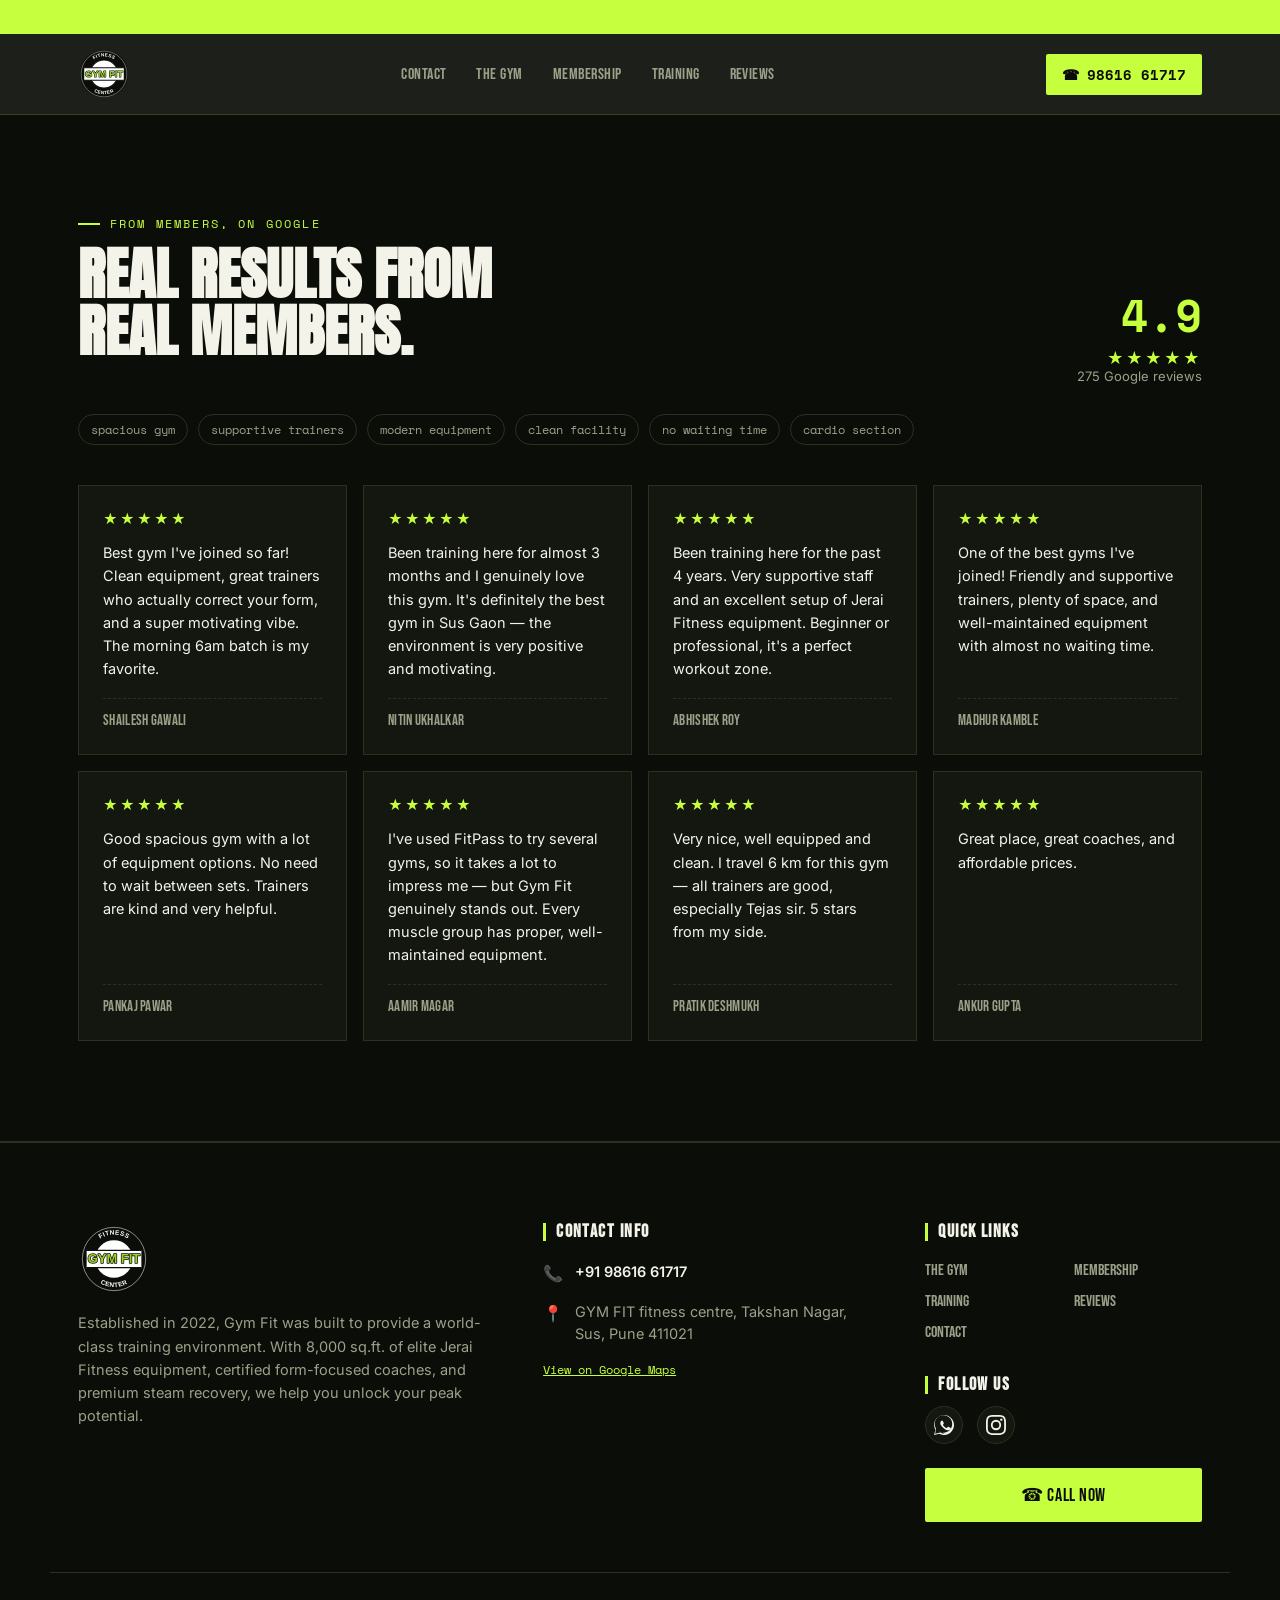
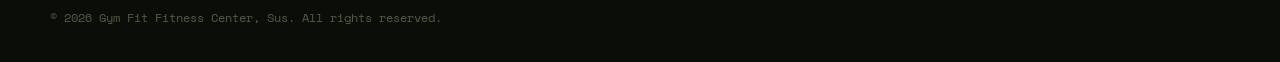
<file: reviews.html>
<!DOCTYPE html>
<html lang="en">
<head>
<meta charset="UTF-8">
<meta name="viewport" content="width=device-width, initial-scale=1.0">
<title>Member Reviews — Gym Fit Fitness Center, Sus, Pune</title>
<meta name="description" content="Read reviews and testimonials from members of Gym Fit Fitness Center in Sus, Pune. 4.9 stars from over 275 Google reviews.">
<link rel="preconnect" href="https://fonts.googleapis.com">
<link rel="preconnect" href="https://fonts.gstatic.com" crossorigin>
<link href="https://fonts.googleapis.com/css2?family=Anton&family=Bebas+Neue&family=Space+Mono:wght@400;700&family=Inter:wght@400;500;600;700;800&display=swap" rel="stylesheet">
<link rel="stylesheet" href="style.css">
</head>
<body>

<!-- ===== TOP TICKER ===== -->
<div class="ticker" aria-hidden="true">
  <div class="ticker__track">
    <span>MON–SAT 5:00 AM – 11:00 PM</span><span class="dot">●</span>
    <span>SUNDAY 9 AM–12 PM &amp; 5–8 PM</span><span class="dot">●</span>
    <span>4.9★ FROM 275 GOOGLE REVIEWS</span><span class="dot">●</span>
    <span>ONE DAY PASS ₹200</span><span class="dot">●</span>
    <span>MON–SAT 5:00 AM – 11:00 PM</span><span class="dot">●</span>
    <span>SUNDAY 9 AM–12 PM &amp; 5–8 PM</span><span class="dot">●</span>
    <span>4.9★ FROM 275 GOOGLE REVIEWS</span><span class="dot">●</span>
    <span>ONE DAY PASS ₹200</span><span class="dot">●</span>
  </div>
</div>

<!-- ===== NAV ===== -->
<header class="nav" id="nav">
  <div class="nav__inner">
    <a href="index.html#top" class="nav__logo">
      <img src="assets/logo.svg" alt="Gym Fit Fitness Center" class="nav__logo-img">
    </a>
    <nav class="nav__links">
      <a href="contact.html">Contact</a>
      <a href="index.html#about">The Gym</a>
      <a href="membership.html">Membership</a>
      <a href="index.html#pt">Training</a>
      <a href="reviews.html">Reviews</a>
    </nav>
    <a href="tel:+919861661717" class="nav__cta">
      <span class="nav__cta-icon">☎</span> 98616 61717
    </a>
    <button class="nav__burger" id="burger" aria-label="Toggle menu"><span></span><span></span><span></span></button>
  </div>
  <div class="nav__mobile" id="navMobile">
    <a href="contact.html">Contact</a>
    <a href="index.html#about">The Gym</a>
    <a href="membership.html">Membership</a>
    <a href="index.html#pt">Training</a>
    <a href="reviews.html">Reviews</a>
    <a href="tel:+919861661717" class="nav__mobile-cta">☎ Call 98616 61717</a>
  </div>
</header>

<!-- ===== TESTIMONIALS ===== -->
<section class="section section--dark" style="min-height: 80vh;" id="reviews">
  <div class="wrap">
    <p class="eyebrow">FROM MEMBERS, ON GOOGLE</p>
    <div class="reviews__head">
      <h2 class="section__title section__title--light">Real Results from<br>Real Members.</h2>
      <div class="rating-block">
        <span class="rating-block__num">4.9</span>
        <span class="rating-block__stars">★★★★★</span>
        <span class="rating-block__count">275 Google reviews</span>
      </div>
    </div>

    <div class="reviews__tags" aria-hidden="true">
      <span>spacious gym</span><span>supportive trainers</span><span>modern equipment</span><span>clean facility</span><span>no waiting time</span><span>cardio section</span>
    </div>

    <div class="review-track" id="reviewTrack">
      <div class="review-card">
        <p class="review-card__stars">★★★★★</p>
        <p class="review-card__text">Best gym I've joined so far! Clean equipment, great trainers who actually correct your form, and a super motivating vibe. The morning 6am batch is my favorite.</p>
        <p class="review-card__name">Shailesh Gawali</p>
      </div>
      <div class="review-card">
        <p class="review-card__stars">★★★★★</p>
        <p class="review-card__text">Been training here for almost 3 months and I genuinely love this gym. It's definitely the best gym in Sus Gaon — the environment is very positive and motivating.</p>
        <p class="review-card__name">Nitin Ukhalkar</p>
      </div>
      <div class="review-card">
        <p class="review-card__stars">★★★★★</p>
        <p class="review-card__text">Been training here for the past 4 years. Very supportive staff and an excellent setup of Jerai Fitness equipment. Beginner or professional, it's a perfect workout zone.</p>
        <p class="review-card__name">Abhishek Roy</p>
      </div>
      <div class="review-card">
        <p class="review-card__stars">★★★★★</p>
        <p class="review-card__text">One of the best gyms I've joined! Friendly and supportive trainers, plenty of space, and well-maintained equipment with almost no waiting time.</p>
        <p class="review-card__name">Madhur Kamble</p>
      </div>
      <div class="review-card">
        <p class="review-card__stars">★★★★★</p>
        <p class="review-card__text">Good spacious gym with a lot of equipment options. No need to wait between sets. Trainers are kind and very helpful.</p>
        <p class="review-card__name">Pankaj Pawar</p>
      </div>
      <div class="review-card">
        <p class="review-card__stars">★★★★★</p>
        <p class="review-card__text">I've used FitPass to try several gyms, so it takes a lot to impress me — but Gym Fit genuinely stands out. Every muscle group has proper, well-maintained equipment.</p>
        <p class="review-card__name">Aamir Magar</p>
      </div>
      <div class="review-card">
        <p class="review-card__stars">★★★★★</p>
        <p class="review-card__text">Very nice, well equipped and clean. I travel 6 km for this gym — all trainers are good, especially Tejas sir. 5 stars from my side.</p>
        <p class="review-card__name">Pratik Deshmukh</p>
      </div>
      <div class="review-card">
        <p class="review-card__stars">★★★★★</p>
        <p class="review-card__text">Great place, great coaches, and affordable prices.</p>
        <p class="review-card__name">Ankur Gupta</p>
      </div>
    </div>
  </div>
</section>

<!-- ===== FOOTER ===== -->
<footer class="footer">
  <div class="wrap footer__grid">
    <!-- Brand / About Column -->
    <div class="footer__col">
      <a href="index.html#top" class="nav__logo">
        <img src="assets/logo.svg" alt="Gym Fit Fitness Center" class="nav__logo-img footer__logo-img">
      </a>
      <p class="footer__desc">Established in 2022, Gym Fit was built to provide a world-class training environment. With 8,000 sq.ft. of elite Jerai Fitness equipment, certified form-focused coaches, and premium steam recovery, we help you unlock your peak potential.</p>
    </div>

    <!-- Contact Info Column -->
    <div class="footer__col">
      <h4 class="footer__title">CONTACT INFO</h4>
      <ul class="footer__info-list">
        <li>
          <span class="info-icon">📞</span>
          <a href="tel:+919861661717">+91 98616 61717</a>
        </li>

        <li>
          <span class="info-icon">📍</span>
          <span>GYM FIT fitness centre, Takshan Nagar, Sus, Pune 411021</span>
        </li>
      </ul>
      <a href="https://maps.app.goo.gl/m9mQEQCvgjjjdWrN7" target="_blank" class="footer__maps-link">View on Google Maps</a>
    </div>

    <!-- Links & Socials Column -->
    <div class="footer__col">
      <h4 class="footer__title">QUICK LINKS</h4>
      <div class="footer__links-grid">
        <a href="index.html#about">The Gym</a>
        <a href="membership.html">Membership</a>
        <a href="index.html#pt">Training</a>
        <a href="reviews.html">Reviews</a>
        <a href="contact.html">Contact</a>
      </div>
      <div class="footer__socials-section">
        <h4 class="footer__title footer__title--sub">FOLLOW US</h4>
        <div class="footer__socials">
          <a href="https://wa.me/919861661717" target="_blank" aria-label="WhatsApp">
            <svg class="social-icon" viewBox="0 0 24 24" width="20" height="20"><path fill="currentColor" d="M.057 24l1.687-6.163c-1.041-1.804-1.588-3.849-1.587-5.946C.005 5.419 5.424.002 12.035.002c3.201.002 6.212 1.248 8.477 3.517 2.266 2.268 3.507 5.28 3.505 8.484-.004 6.618-5.425 12.03-12.038 12.03-1.993-.001-3.956-.5-5.699-1.448L0 24zm5.87-4.148c1.559.925 3.478 1.417 5.436 1.418 5.768 0 10.463-4.69 10.467-10.46.002-2.796-1.085-5.424-3.06-7.403C16.79 1.428 14.168.337 11.374.337c-5.772 0-10.468 4.693-10.472 10.464-.001 2.051.539 4.058 1.564 5.816L1.443 22.56l6.05-1.588c1.782.973 3.782 1.484 5.811 1.485zm4.843-12.444c-.23-.51-.472-.52-.69-.53-.178-.008-.38-.008-.583-.008-.204 0-.534.077-.813.383-.28.307-1.07 1.047-1.07 2.553 0 1.506 1.094 2.96 1.246 3.164.153.204 2.153 3.286 5.217 4.61.729.314 1.298.502 1.742.643.733.233 1.401.2 1.928.121.588-.087 1.81-.74 2.065-1.455.255-.715.255-1.328.179-1.455-.077-.127-.28-.204-.587-.358-.306-.153-1.81-.893-2.091-.995-.28-.102-.485-.153-.69.153-.204.306-.79.995-.97 1.2-.18.204-.359.23-.665.077-.306-.153-1.293-.476-2.463-1.52-.91-.81-1.523-1.81-1.702-2.116-.178-.306-.019-.471.134-.623.137-.137.306-.358.459-.536.153-.179.204-.306.306-.51.102-.204.051-.383-.025-.536-.077-.153-.69-1.66-.945-2.28z"/></svg>
          </a>
          <a href="https://www.instagram.com/gymfit_fitness_center/?hl=en" target="_blank" aria-label="Instagram">
            <svg class="social-icon" viewBox="0 0 24 24" width="20" height="20"><path fill="currentColor" d="M12 2.163c3.204 0 3.584.012 4.85.07 3.252.148 4.771 1.691 4.919 4.919.058 1.265.069 1.645.069 4.849 0 3.205-.012 3.584-.069 4.849-.149 3.225-1.664 4.771-4.919 4.919-1.266.058-1.644.07-4.85.07-3.204 0-3.584-.012-4.849-.07-3.26-.149-4.771-1.699-4.919-4.92-.058-1.265-.07-1.644-.07-4.849 0-3.204.013-3.583.07-4.849.149-3.227 1.664-4.771 4.919-4.919 1.266-.057 1.645-.069 4.849-.069zM12 0C8.741 0 8.333.014 7.053.072 2.695.272.273 2.69.073 7.051C.014 8.333 0 8.741 0 12c0 3.259.014 3.668.072 4.948.2 4.358 2.618 6.78 6.98 6.98 1.281.058 1.689.072 4.948.072 3.259 0 3.668-.014 4.948-.072 4.354-.2 6.782-2.618 6.979-6.98.059-1.28.073-1.689.073-4.948 0-3.259-.014-3.667-.072-4.947-.196-4.354-2.617-6.78-6.979-6.98C15.668.014 15.259 0 12 0zm0 5.838a6.162 6.162 0 1 0 0 12.324 6.162 6.162 0 0 0 0-12.324zM12 16a4 4 0 1 1 0-8 4 4 0 0 1 0 8zm6.406-11.845a1.44 1.44 0 1 0 0 2.881 1.44 1.44 0 0 0 0-2.881z"/></svg>
          </a>
        </div>
      </div>
      <div class="footer__cta-section">
        <a href="tel:+919861661717" class="btn btn--lime btn--block">☎ Call Now</a>
      </div>
    </div>
  </div>
  <div class="wrap footer__bottom">
    <p>© <span id="year"></span> Gym Fit Fitness Center, Sus. All rights reserved.</p>
  </div>
</footer>

<script src="script.js"></script>
</body>
</html>
</file>
<file: style.css>
/* =========================================================
   GYM FIT — design tokens
   Display: Anton (poster weight, brochure energy)
   Sub-display: Bebas Neue (tickers, labels, numbers-as-headline)
   Body: Inter
   Data/mono: Space Mono (prices, stats, timestamps)
========================================================= */
:root{
  --black:      #0B0E08;
  --panel:      #14170F;
  --panel-2:    #1C2015;
  --line:       #2B301F;
  --lime:       #C6FF3D;
  --lime-dim:   #93C22C;
  --cream:      #F3F3EA;
  --muted:      #9AA189;
  --muted-dark: #545a44;
  --orange:     #FF6A2B;

  --display: 'Anton', sans-serif;
  --sub:     'Bebas Neue', sans-serif;
  --body:    'Inter', sans-serif;
  --mono:    'Space Mono', monospace;

  --radius: 2px;
  --wrap: 1180px;
}

*{ box-sizing: border-box; }
html{ scroll-behavior: smooth; }
body{
  margin:0;
  background: var(--cream);
  color: var(--black);
  font-family: var(--body);
  -webkit-font-smoothing: antialiased;
  overflow-x: hidden;
}
img{ max-width:100%; display:block; }
a{ color: inherit; text-decoration: none; }
ul{ margin:0; padding:0; list-style:none; }
h1,h2,h3{ margin:0; }
.wrap{ max-width: var(--wrap); margin: 0 auto; padding: 0 28px; }

@media (prefers-reduced-motion: reduce){
  *{ animation-duration: 0.001ms !important; animation-iteration-count: 1 !important; transition-duration: 0.001ms !important; scroll-behavior: auto !important; }
}

:focus-visible{ outline: 3px solid var(--lime); outline-offset: 2px; }

/* ---------- eyebrow / labels ---------- */
.eyebrow{
  font-family: var(--mono);
  font-size: 12px;
  letter-spacing: 0.18em;
  color: var(--lime);
  text-transform: uppercase;
  margin: 0 0 14px;
  display:flex; align-items:center; gap:10px;
}
.eyebrow::before{ content:""; width:22px; height:2px; background: var(--lime); display:inline-block; }
.eyebrow--dark{ color: var(--muted-dark); }
.eyebrow--dark::before{ background: var(--orange); }

/* ---------- buttons ---------- */
.btn{
  display:inline-flex; align-items:center; justify-content:center;
  padding: 15px 26px;
  font-family: var(--sub);
  font-size: 18px;
  letter-spacing: 0.03em;
  border-radius: var(--radius);
  border: 1.5px solid transparent;
  cursor:pointer;
  transition: transform .15s ease, background .2s ease, color .2s ease, border-color .2s ease;
  white-space: nowrap;
}
.btn:hover{ transform: translateY(-2px); }
.btn--lime{ background: var(--lime); color: var(--black); }
.btn--lime:hover{ background: var(--cream); }
.btn--ghost{ background: transparent; color: var(--cream); border-color: rgba(243,243,234,0.4); }
.btn--ghost:hover{ border-color: var(--lime); color: var(--lime); }
.btn--outline{ background: transparent; color: var(--black); border-color: var(--black); }
.btn--outline:hover{ background: var(--black); color: var(--lime); }
.btn--block{ width:100%; }

/* ============================================================
   TICKER (top bar)
============================================================ */
.ticker{
  background: var(--lime);
  color: var(--black);
  overflow: hidden;
  white-space: nowrap;
  height: 34px;
  display:flex;
  align-items:center;
}
.ticker__track{
  display:inline-flex;
  gap: 22px;
  align-items:center;
  font-family: var(--mono);
  font-size: 11.5px;
  letter-spacing: 0.06em;
  font-weight:700;
  padding-left: 100%;
  animation: ticker 26s linear infinite;
}
.ticker .dot{ opacity:.5; }
@keyframes ticker{
  from{ transform: translateX(0); }
  to{ transform: translateX(-50%); }
}

/* ============================================================
   NAV
============================================================ */
.nav{
  position: sticky; top:0; z-index: 50;
  background: rgba(11,14,8,0.92);
  backdrop-filter: blur(8px);
  border-bottom: 1px solid rgba(198,255,61,0.15);
}
.nav__inner{
  max-width: var(--wrap); margin:0 auto; padding: 14px 28px;
  display:flex; align-items:center; justify-content:space-between; gap: 20px;
}
.nav__logo{
  display: flex;
  align-items: center;
}
.nav__logo-img{
  height: 52px;
  display: block;
  width: auto;
  transition: transform 0.2s ease;
}
.nav__logo-img:hover {
  transform: scale(1.05);
}
.footer__logo-img{
  height: 72px;
}
.nav__links{ display:flex; gap: 30px; }
.nav__links a{
  font-family: var(--sub);
  font-size: 16px;
  letter-spacing: 0.03em;
  color: var(--muted);
  transition: color .2s ease;
}
.nav__links a:hover{ color: var(--lime); }
.nav__cta{
  font-family: var(--mono);
  font-size: 14px; font-weight:700;
  color: var(--black);
  background: var(--lime);
  padding: 10px 16px;
  border-radius: var(--radius);
  display:flex; align-items:center; gap:8px;
}
.nav__cta:hover{ background: var(--cream); }
.nav__burger{ display:none; background:none; border:none; cursor:pointer; padding: 6px; }
.nav__burger span{ display:block; width:22px; height:2px; background: var(--cream); margin: 5px 0; }
.nav__mobile{
  display:none;
  flex-direction: column;
  background: var(--black);
  padding: 10px 28px 20px;
}
.nav__mobile a{
  font-family: var(--sub); font-size: 20px; color: var(--cream);
  padding: 12px 0; border-bottom: 1px solid var(--line);
}
.nav__mobile-cta{ color: var(--lime) !important; }
.nav__mobile.is-open{ display:flex; }

@media (max-width: 860px){
  .nav__links, .nav__cta{ display:none; }
  .nav__burger{ display:block; }
}

/* ============================================================
   HERO
============================================================ */
.hero{
  position: relative;
  min-height: 92vh;
  display:flex;
  flex-direction: column;
  justify-content: flex-end;
  background: var(--black);
  overflow: hidden;
}
.hero__bg{ position:absolute; inset:0; }
.hero__bg img{ width:100%; height:100%; object-fit: cover; opacity: .58; }
.hero__scrim{
  position:absolute; inset:0;
  background:
    linear-gradient(180deg, rgba(11,14,8,0.6) 0%, rgba(11,14,8,0.5) 35%, rgba(11,14,8,0.94) 92%),
    linear-gradient(90deg, rgba(11,14,8,0.9) 0%, rgba(11,14,8,0.25) 55%);
}
.hero__tiles{
  position:absolute; inset:0;
  background-image:
    linear-gradient(rgba(198,255,61,0.05) 1px, transparent 1px),
    linear-gradient(90deg, rgba(198,255,61,0.05) 1px, transparent 1px);
  background-size: 64px 64px;
  mask-image: linear-gradient(180deg, transparent, black 60%);
}
.hero__content{
  position: relative;
  padding: 160px 28px 60px;
  max-width: var(--wrap);
  margin: 0 auto;
  width:100%;
}
.eyebrow{ position: relative; }
.hero__content .eyebrow{ color: var(--lime); }
.hero__title{
  font-family: var(--display);
  color: var(--cream);
  font-size: clamp(56px, 11vw, 128px);
  line-height: 0.88;
  text-transform: uppercase;
  margin: 6px 0 26px;
  text-shadow: 0 4px 24px rgba(0,0,0,0.55);
}
.hero__title .line{ display:block; }
.hero__title--outline{
  color: rgba(198,255,61,0.14);
  -webkit-text-stroke: 2px var(--lime);
  text-shadow: 0 4px 28px rgba(0,0,0,0.75);
}
.hero__sub{
  font-size: 18px;
  line-height: 1.55;
  color: var(--cream);
  opacity: 0.82;
  max-width: 520px;
  margin-bottom: 34px;
  text-shadow: 0 2px 12px rgba(0,0,0,0.5);
}
.hero__actions{ display:flex; gap: 16px; flex-wrap: wrap; }

.hero__stats{
  position: relative;
  border-top: 1px solid rgba(243,243,234,0.15);
  display:grid;
  grid-template-columns: repeat(4, 1fr);
}
.stat{
  padding: 20px 28px;
  border-right: 1px solid rgba(243,243,234,0.15);
}
.stat:last-child{ border-right:none; }
.stat__num{
  display:block;
  font-family: var(--mono);
  font-weight:700;
  font-size: clamp(22px, 3vw, 32px);
  color: var(--lime);
}
.stat__label{
  font-family: var(--sub);
  font-size: 13px;
  letter-spacing: 0.03em;
  color: var(--muted);
  text-transform: uppercase;
}

@media (max-width: 700px){
  .hero__stats{ grid-template-columns: repeat(2, 1fr); }
  .stat:nth-child(2){ border-right:none; }
  .stat{ border-bottom: 1px solid rgba(243,243,234,0.15); }
}

/* ============================================================
   MARQUEE STRIP
============================================================ */
.marquee{
  background: var(--black);
  border-top: 1px solid var(--line);
  border-bottom: 4px solid var(--lime);
  overflow: hidden;
  white-space: nowrap;
}
.marquee__track{
  display:inline-flex; gap: 24px; align-items:center;
  padding: 16px 0;
  font-family: var(--display);
  font-size: 22px;
  color: var(--cream);
  text-transform: uppercase;
  animation: marquee 22s linear infinite;
}
.marquee__track span:nth-child(odd){ color: var(--lime); font-family: var(--sub); font-size: 20px;}
@keyframes marquee{
  from{ transform: translateX(0); }
  to{ transform: translateX(-50%); }
}

/* ============================================================
   SECTIONS (shared)
============================================================ */
.section{ padding: 100px 0; }
.section--dark{ background: var(--black); color: var(--cream); }
.section__title{
  font-family: var(--display);
  text-transform: uppercase;
  font-size: clamp(34px, 5vw, 56px);
  line-height: 1.02;
  margin-bottom: 24px;
  max-width: 800px;
}
.section__title--light{ color: var(--cream); }
.section__lead{
  font-size: 17px;
  line-height: 1.65;
  color: var(--muted-dark);
  max-width: 620px;
}
.section--dark .section__lead{ color: var(--muted); }

/* ---------- features ---------- */
.features{
  margin-top: 56px;
  display:grid;
  grid-template-columns: repeat(3, 1fr);
  border-top: 1px solid var(--line);
  border-left: 1px solid var(--line);
}
.feature{
  padding: 32px 28px;
  border-right: 1px solid var(--line);
  border-bottom: 1px solid var(--line);
  transition: background .2s ease;
}
.feature:hover{ background: rgba(147,194,44,0.06); }
.feature__icon{ color: var(--lime); font-size: 14px; margin-bottom: 16px; }
.feature h3{
  font-family: var(--sub);
  font-size: 21px;
  letter-spacing: 0.02em;
  margin-bottom: 10px;
}
.feature p{ font-size: 14.5px; line-height: 1.55; color: var(--muted-dark); margin:0; }

@media (max-width: 860px){
  .features{ grid-template-columns: 1fr; }
}

/* ============================================================
   PLANS
============================================================ */
.plan-toggle{
  display:inline-flex;
  gap: 4px;
  background: var(--panel);
  padding: 5px;
  border-radius: var(--radius);
  margin-bottom: 46px;
  flex-wrap: wrap;
}
.plan-toggle__btn{
  font-family: var(--sub);
  font-size: 15px;
  letter-spacing: 0.02em;
  color: var(--muted);
  background: transparent;
  border: none;
  padding: 11px 20px;
  border-radius: var(--radius);
  cursor:pointer;
  display:flex; align-items:center; gap:8px;
  transition: background .2s ease, color .2s ease;
}
.plan-toggle__btn .save{
  font-family: var(--mono); font-size: 10.5px; font-weight:700;
  background: rgba(198,255,61,0.15); color: var(--lime);
  padding: 2px 6px; border-radius: 20px;
}
.plan-toggle__btn.is-active{ background: var(--lime); color: var(--black); }
.plan-toggle__btn.is-active .save{ background: rgba(11,14,8,0.15); color: var(--black); }

.plans{
  display:grid;
  grid-template-columns: repeat(4, 1fr);
  gap: 24px;
}
.plan-card{
  background: var(--panel);
  border: 2px solid var(--cream);
  padding: 36px 24px 30px;
  position: relative;
  display:flex; flex-direction:column;
  transition: border-color .2s ease, transform .2s ease, box-shadow .2s ease;
  box-shadow: 4px 4px 0px 0px var(--cream);
}
.plan-card:hover{
  border-color: var(--lime);
  transform: translate(-2px, -2px);
  box-shadow: 6px 6px 0px 0px var(--lime);
}
.plan-card--popular{
  border-color: var(--lime);
  background: var(--panel-2);
  box-shadow: 4px 4px 0px 0px var(--lime);
}
.plan-card--popular:hover{
  border-color: var(--orange);
  box-shadow: 6px 6px 0px 0px var(--orange);
}
.plan-card__badge{
  position:absolute; top:-12px; left:24px;
  background: var(--lime); color: var(--black);
  border: 1.5px solid var(--black);
  font-family: var(--mono); font-size: 10.5px; font-weight:700;
  letter-spacing: 0.05em; text-transform: uppercase;
  padding: 4px 10px;
}
.plan-card__len{
  font-family: var(--sub); font-size: 24px; letter-spacing: 0.02em;
  color: var(--cream); margin: 0 0 8px;
  text-transform: uppercase;
}
.plan-card__price{ margin: 0 0 4px; }
.price-value{
  font-family: var(--mono); font-weight:700;
  font-size: 34px; color: var(--cream);
}
.plan-card__note{ font-size: 12.5px; color: var(--muted); margin: 0 0 22px; min-height: 16px; }
.plan-card__note--offer{ color: var(--lime-dim); }
.plan-card__list{ margin: 0 0 26px; flex:1; }
.plan-card__list li{
  font-size: 14px; color: var(--muted);
  padding: 8px 0; border-bottom: 1px dashed var(--line);
}
.plan-card__list li::before{ content:"✓ "; color: var(--lime); font-weight: 700; margin-right: 6px; }
.plan-card .btn--outline{ border-color: var(--cream); color: var(--cream); }
.plan-card .btn--outline:hover{ background: var(--lime); color: var(--black); border-color: var(--lime); }

.plans__footnote{
  margin-top: 28px;
  font-family: var(--mono);
  font-size: 12.5px;
  color: var(--muted-dark);
}

@media (max-width: 980px){
  .plans{ grid-template-columns: repeat(2, 1fr); }
}
@media (max-width: 560px){
  .plans{ grid-template-columns: 1fr; }
}

/* ============================================================
   PERSONAL TRAINING CARDS
============================================================ */
.pt-cards {
  display: grid;
  grid-template-columns: 1fr 1fr;
  gap: 28px;
  margin-top: 48px;
}
.pt-card {
  background: #ffffff;
  border: 2px solid var(--black);
  padding: 36px 30px;
  border-radius: var(--radius);
  display: flex;
  flex-direction: column;
  transition: border-color .2s ease, transform .2s ease, box-shadow .2s ease;
  box-shadow: 4px 4px 0px 0px var(--black);
}
.pt-card:hover {
  border-color: var(--orange);
  transform: translate(-2px, -2px);
  box-shadow: 6px 6px 0px 0px var(--orange);
}
.pt-card__header {
  border-bottom: 2px solid var(--black);
  padding-bottom: 16px;
  margin-bottom: 24px;
}
.pt-card__title {
  font-family: var(--display);
  font-size: 32px;
  text-transform: uppercase;
  color: var(--black);
  margin: 0;
  letter-spacing: 0.02em;
}
.pt-card__subtitle {
  font-family: var(--mono);
  font-size: 11px;
  font-weight: 700;
  color: var(--orange);
  margin: 6px 0 0;
  text-transform: uppercase;
  letter-spacing: 0.08em;
}
.pt-card__body {
  display: flex;
  flex-direction: column;
  gap: 8px;
}
.pt-card__row {
  display: flex;
  justify-content: space-between;
  align-items: center;
  padding: 12px 0;
  border-bottom: 1px dashed var(--line);
}
.pt-card__row:last-child {
  border-bottom: none;
}
.pt-card__label {
  font-family: var(--body);
  font-size: 14.5px;
  font-weight: 600;
  color: var(--muted-dark);
}
.pt-card__price {
  font-family: var(--mono);
  font-size: 20px;
  font-weight: 700;
  color: var(--black);
}
.pt-note {
  margin-top: 28px;
  font-size: 14px;
  color: var(--muted-dark);
  line-height: 1.5;
}

@media (max-width: 768px) {
  .pt-cards {
    grid-template-columns: 1fr;
    gap: 24px;
  }
  .pt-card {
    padding: 28px 22px;
  }
  .pt-card__title {
    font-size: 28px;
  }
}

/* ============================================================
   REVIEWS
============================================================ */
.reviews__head{
  display:flex; align-items:flex-end; justify-content:space-between; gap: 30px;
  flex-wrap: wrap;
  margin-bottom: 30px;
}
.rating-block{ text-align:right; }
.rating-block__num{ font-family: var(--mono); font-size: 44px; font-weight:700; color: var(--lime); display:block; }
.rating-block__stars{ color: var(--lime); letter-spacing: 2px; }
.rating-block__count{ display:block; font-size: 13px; color: var(--muted); }

.reviews__tags{
  display:flex; flex-wrap: wrap; gap: 10px;
  margin-bottom: 40px;
}
.reviews__tags span{
  font-family: var(--mono); font-size: 12px;
  border: 1px solid var(--line); color: var(--muted);
  padding: 6px 12px; border-radius: 20px;
}

.review-track{
  display:grid;
  grid-template-columns: repeat(4, 1fr);
  gap: 16px;
}
.review-card{
  background: var(--panel);
  border: 1px solid var(--line);
  padding: 24px;
  display:flex; flex-direction:column;
}
.review-card__stars{ color: var(--lime); letter-spacing: 2px; margin: 0 0 14px; font-size: 14px;}
.review-card__text{ font-size: 14.5px; line-height:1.6; color: var(--cream); flex:1; margin:0 0 18px; }
.review-card__name{
  font-family: var(--sub); font-size: 15px; letter-spacing: 0.02em;
  color: var(--muted); margin:0;
  border-top: 1px dashed var(--line); padding-top: 12px;
}

@media (max-width: 980px){ .review-track{ grid-template-columns: repeat(2, 1fr); } }
@media (max-width: 620px){ .review-track{ grid-template-columns: 1fr; } }

/* ============================================================
   RULES STRIP
============================================================ */
.rules{ background: var(--lime); padding: 16px 0; overflow:hidden; }
.rules__wrap{
  display:flex; align-items:center; justify-content:center; gap: 14px;
  flex-wrap: wrap; text-align:center;
}
.rules span:not(.rules__sep){
  font-family: var(--sub); font-size: 16px; letter-spacing: 0.03em; color: var(--black);
}
.rules__sep{ color: rgba(11,14,8,0.4); }

/* ============================================================
   CONTACT & ENQUIRY FORM
============================================================ */
.contact-header {
  background: var(--black);
  text-align: center;
  padding: 80px 28px;
  border-bottom: 2px solid var(--lime);
}
.contact-header__title {
  font-family: var(--display);
  font-size: clamp(48px, 8vw, 72px);
  color: var(--cream);
  margin: 0;
  line-height: 1;
  text-transform: uppercase;
}
.contact-header__subtitle {
  font-family: var(--mono);
  font-size: 13px;
  color: var(--lime);
  margin: 10px 0 0;
  letter-spacing: 0.15em;
  font-weight: 700;
}
.contact-section {
  background: var(--cream);
  padding: 100px 0;
}
.contact__grid {
  display: grid;
  grid-template-columns: 1.2fr 1fr;
  gap: 60px;
  align-items: start;
}
.contact__title {
  font-family: var(--display);
  font-size: 32px;
  color: var(--black);
  margin: 0 0 12px;
  letter-spacing: 0.02em;
  text-transform: uppercase;
}
.contact__text {
  font-size: 15.5px;
  line-height: 1.6;
  color: var(--muted-dark);
  margin: 0 0 36px;
}
.contact-details {
  display: flex;
  flex-direction: column;
  gap: 24px;
  margin-bottom: 40px;
}
.contact-detail {
  display: flex;
  gap: 16px;
  align-items: flex-start;
}
.contact-detail__icon {
  font-size: 18px;
  background: rgba(198, 255, 61, 0.12);
  color: var(--black);
  width: 44px;
  height: 44px;
  display: flex;
  align-items: center;
  justify-content: center;
  border-radius: var(--radius);
  border: 1.5px solid var(--black);
  flex-shrink: 0;
}
.contact-detail__content h4 {
  font-family: var(--mono);
  font-size: 11px;
  color: var(--muted-dark);
  margin: 0 0 4px;
  letter-spacing: 0.06em;
}
.contact-detail__content p {
  margin: 0;
  font-size: 15.5px;
  font-weight: 600;
  color: var(--black);
}
.contact-detail__content a {
  transition: color 0.2s ease;
}
.contact-detail__content a:hover {
  color: var(--orange);
}
.contact__map {
  height: 320px;
  border: 2px solid var(--black);
  box-shadow: 4px 4px 0px 0px var(--black);
  background: var(--panel);
}
.contact__map iframe {
  width: 100%;
  height: 100%;
  border: 0;
  display: block;
}
.contact__form-container {
  position: sticky;
  top: 100px;
}
.enquiry-card {
  background: #ffffff;
  border: 2px solid var(--black);
  padding: 40px 30px;
  border-radius: var(--radius);
  box-shadow: 6px 6px 0px 0px var(--black);
}
.enquiry-card__title {
  font-family: var(--display);
  font-size: 26px;
  text-transform: uppercase;
  color: var(--black);
  margin: 0 0 28px;
  text-align: center;
  letter-spacing: 0.02em;
  border-bottom: 2px solid var(--black);
  padding-bottom: 14px;
}
.form-group {
  margin-bottom: 22px;
}
.form-group label {
  display: block;
  font-family: var(--mono);
  font-size: 11.5px;
  font-weight: 700;
  color: var(--muted-dark);
  margin-bottom: 8px;
  text-transform: uppercase;
  letter-spacing: 0.04em;
}
.form-group input,
.form-group textarea {
  width: 100%;
  padding: 14px 16px;
  font-family: var(--body);
  font-size: 14.5px;
  border: 1.5px solid var(--black);
  border-radius: var(--radius);
  background: var(--cream);
  color: var(--black);
  transition: border-color 0.2s ease;
}
.form-group input:focus,
.form-group textarea:focus {
  outline: none;
  border-color: var(--orange);
  background: #ffffff;
}
.enquiry-success {
  text-align: center;
  padding: 30px 10px;
}
.success-icon {
  font-size: 48px;
  color: var(--orange);
  margin-bottom: 16px;
  font-weight: 700;
}
.enquiry-success h4 {
  font-family: var(--display);
  font-size: 32px;
  margin: 0 0 10px;
  color: var(--black);
  text-transform: uppercase;
}
.enquiry-success p {
  font-size: 15px;
  color: var(--muted-dark);
  line-height: 1.5;
  margin: 0;
}

@media (max-width: 900px) {
  .contact__grid {
    grid-template-columns: 1fr;
    gap: 50px;
  }
  .contact__form-container {
    position: static;
  }
}

/* ============================================================
   ENHANCED FOOTER
============================================================ */
.footer {
  background: var(--black);
  color: var(--cream);
  padding: 80px 0 0;
  border-top: 2px solid var(--line);
}
.footer__grid {
  display: grid;
  grid-template-columns: 1.5fr 1.2fr 1fr;
  gap: 50px;
  padding-bottom: 50px;
  border-bottom: 1px solid var(--line);
  align-items: start;
}
.footer__col {
  display: flex;
  flex-direction: column;
}
.footer__desc {
  color: var(--muted);
  font-size: 14.5px;
  line-height: 1.6;
  margin: 16px 0 0;
}
.footer__title {
  font-family: var(--sub);
  font-size: 18px;
  color: var(--cream);
  margin: 0 0 20px;
  letter-spacing: 0.08em;
  border-left: 3px solid var(--lime);
  padding-left: 10px;
  line-height: 1;
}
.footer__title--sub {
  margin-top: 24px;
  margin-bottom: 12px;
}
.footer__info-list {
  display: flex;
  flex-direction: column;
  gap: 16px;
  margin: 0 0 16px;
}
.footer__info-list li {
  display: flex;
  gap: 12px;
  font-size: 14.5px;
  line-height: 1.5;
  color: var(--muted);
}
.footer__info-list li a {
  color: var(--cream);
  font-weight: 600;
  transition: color 0.2s ease;
}
.footer__info-list li a:hover {
  color: var(--lime);
}
.footer__info-list .info-icon {
  font-size: 16px;
  flex-shrink: 0;
  color: var(--lime);
}
.footer__maps-link {
  font-family: var(--mono);
  font-size: 12px;
  color: var(--lime);
  text-decoration: underline;
  align-self: start;
  transition: color 0.2s ease;
}
.footer__maps-link:hover {
  color: var(--orange);
}
.footer__links-grid {
  display: grid;
  grid-template-columns: 1fr 1fr;
  gap: 12px 20px;
}
.footer__links-grid a {
  font-family: var(--sub);
  font-size: 16px;
  color: var(--muted);
  transition: color 0.2s ease;
}
.footer__links-grid a:hover {
  color: var(--lime);
}
.footer__socials-section {
  margin-top: 10px;
}
.footer__socials {
  display: flex;
  gap: 14px;
}
.footer__socials a {
  background: var(--panel);
  color: var(--cream);
  width: 38px;
  height: 38px;
  display: flex;
  align-items: center;
  justify-content: center;
  border-radius: 50%;
  border: 1px solid var(--line);
  transition: background 0.2s ease, color 0.2s ease, border-color 0.2s ease;
}
.footer__socials a:hover {
  background: var(--lime);
  color: var(--black);
  border-color: var(--lime);
}
.footer__cta-section {
  margin-top: 24px;
}
.footer__bottom {
  padding: 24px 0;
  font-family: var(--mono);
  font-size: 12px;
  color: var(--muted-dark);
}

@media (max-width: 900px) {
  .footer__grid {
    grid-template-columns: 1fr;
    gap: 40px;
  }
}
</file>
